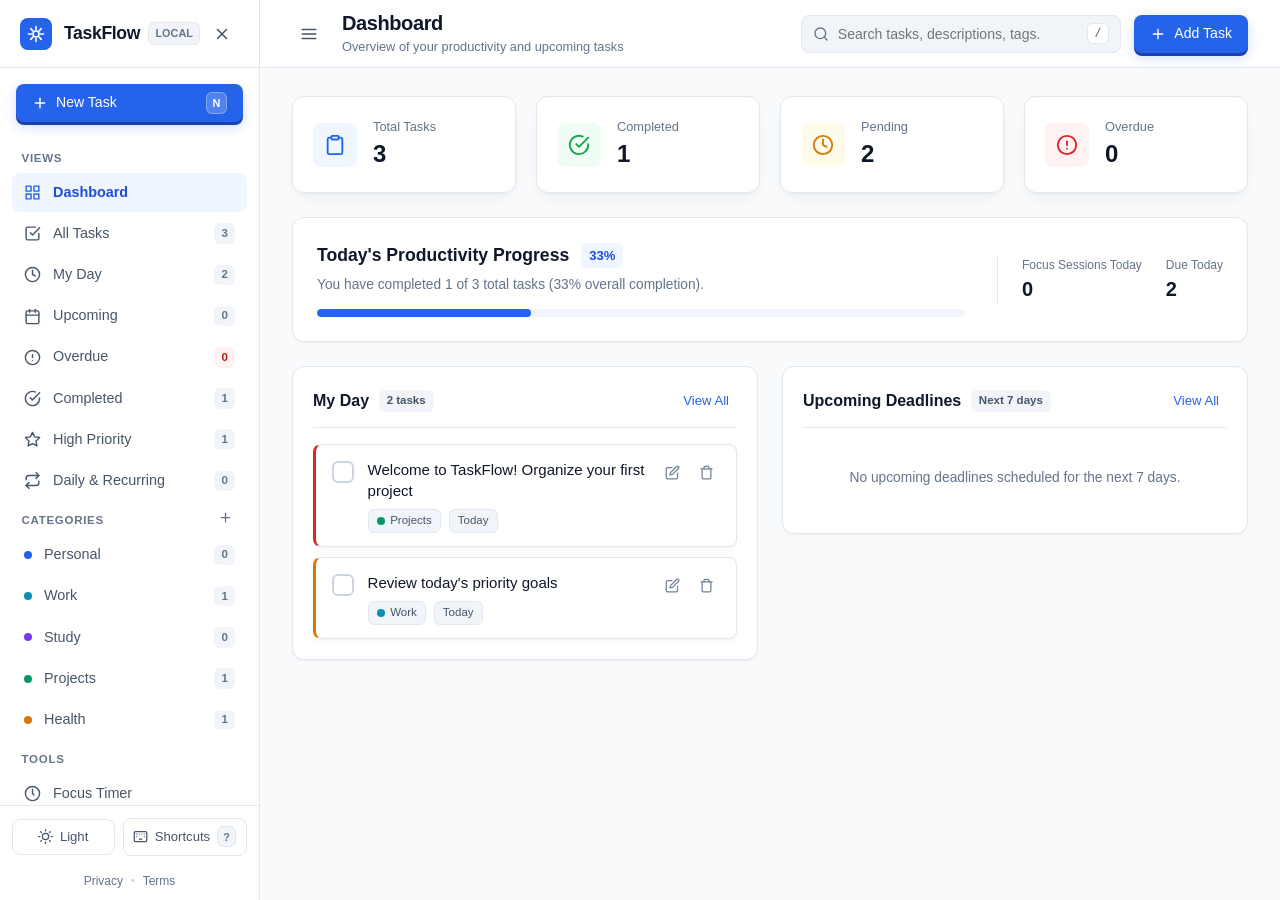
<file: index.html>
<!DOCTYPE html>
<html lang="en" data-theme="light">
<head>
  <meta charset="UTF-8">
  <meta name="viewport" content="width=device-width, initial-scale=1.0">
  <meta name="description" content="TaskFlow - Smart To-Do List & Productivity Dashboard. Fast, local, private, and distraction-free task management.">
  <title>TaskFlow: Smart Productivity & Tasks</title>
  <link rel="icon" type="image/svg+xml" href="favicon.svg">
  <link rel="stylesheet" href="styles.css">
  <script>
    // Prevent theme flash before CSS renders
    (function() {
      try {
        const savedTheme = localStorage.getItem('taskflow_theme');
        if (savedTheme === 'dark' || (!savedTheme && window.matchMedia('(prefers-color-scheme: dark)').matches)) {
          document.documentElement.setAttribute('data-theme', 'dark');
        } else {
          document.documentElement.setAttribute('data-theme', 'light');
        }
      } catch (e) {
        // Fallback to light theme if localStorage is restricted
      }
    })();
  </script>
</head>
<body>
  <!-- App Layout Container -->
  <div class="app-layout" id="appLayout">
    
    <!-- Mobile Sidebar Backdrop Overlay -->
    <div class="sidebar-overlay" id="sidebarOverlay" aria-hidden="true"></div>

    <!-- Sidebar Navigation -->
    <aside class="sidebar" id="sidebar" aria-label="Main Navigation">
      <div class="sidebar-header">
        <a href="#dashboard" class="brand-link" id="brandLink">
          <div class="brand-icon">
            <svg viewBox="0 0 24 24" fill="none" stroke="currentColor" stroke-width="2.2" stroke-linecap="round" stroke-linejoin="round" aria-hidden="true">
              <path d="M12 2v4M12 18v4M4.93 4.93l2.83 2.83M16.24 16.24l2.83 2.83M2 12h4M18 12h4M4.93 19.07l2.83-2.83M16.24 7.76l2.83-2.83"></path>
              <circle cx="12" cy="12" r="4"></circle>
            </svg>
          </div>
          <div class="brand-info">
            <span class="brand-name">TaskFlow</span>
            <span class="brand-badge">Local</span>
          </div>
        </a>
        <button class="icon-button mobile-close-btn" id="closeSidebarBtn" aria-label="Close navigation menu">
          <svg viewBox="0 0 24 24" fill="none" stroke="currentColor" stroke-width="2" stroke-linecap="round" stroke-linejoin="round" aria-hidden="true">
            <line x1="18" y1="6" x2="6" y2="18"></line>
            <line x1="6" y1="6" x2="18" y2="18"></line>
          </svg>
        </button>
      </div>

      <!-- Quick Action: New Task -->
      <div class="sidebar-action">
        <button class="btn btn-primary btn-block" id="sidebarNewTaskBtn" aria-label="Create new task (shortcut: N)">
          <svg viewBox="0 0 24 24" fill="none" stroke="currentColor" stroke-width="2.2" stroke-linecap="round" stroke-linejoin="round" aria-hidden="true">
            <line x1="12" y1="5" x2="12" y2="19"></line>
            <line x1="5" y1="12" x2="19" y2="12"></line>
          </svg>
          <span>New Task</span>
          <kbd class="shortcut-tag" title="Press N">N</kbd>
        </button>
      </div>

      <!-- Navigation Links -->
      <nav class="sidebar-nav">
        <div class="nav-section-title">Views</div>
        <ul class="nav-list" role="list">
          <li>
            <button class="nav-item active" data-view="dashboard" id="nav-dashboard">
              <svg viewBox="0 0 24 24" fill="none" stroke="currentColor" stroke-width="2" stroke-linecap="round" stroke-linejoin="round" aria-hidden="true">
                <rect x="3" y="3" width="7" height="7"></rect>
                <rect x="14" y="3" width="7" height="7"></rect>
                <rect x="14" y="14" width="7" height="7"></rect>
                <rect x="3" y="14" width="7" height="7"></rect>
              </svg>
              <span class="nav-label">Dashboard</span>
            </button>
          </li>
          <li>
            <button class="nav-item" data-view="all" id="nav-all">
              <svg viewBox="0 0 24 24" fill="none" stroke="currentColor" stroke-width="2" stroke-linecap="round" stroke-linejoin="round" aria-hidden="true">
                <path d="M9 11l3 3L22 4"></path>
                <path d="M21 12v7a2 2 0 01-2 2H5a2 2 0 01-2-2V5a2 2 0 012-2h11"></path>
              </svg>
              <span class="nav-label">All Tasks</span>
              <span class="nav-badge" id="badge-all">0</span>
            </button>
          </li>
          <li>
            <button class="nav-item" data-view="today" id="nav-today">
              <svg viewBox="0 0 24 24" fill="none" stroke="currentColor" stroke-width="2" stroke-linecap="round" stroke-linejoin="round" aria-hidden="true">
                <circle cx="12" cy="12" r="10"></circle>
                <polyline points="12 6 12 12 16 14"></polyline>
              </svg>
              <span class="nav-label">My Day</span>
              <span class="nav-badge" id="badge-today">0</span>
            </button>
          </li>
          <li>
            <button class="nav-item" data-view="upcoming" id="nav-upcoming">
              <svg viewBox="0 0 24 24" fill="none" stroke="currentColor" stroke-width="2" stroke-linecap="round" stroke-linejoin="round" aria-hidden="true">
                <rect x="3" y="4" width="18" height="18" rx="2" ry="2"></rect>
                <line x1="16" y1="2" x2="16" y2="6"></line>
                <line x1="8" y1="2" x2="8" y2="6"></line>
                <line x1="3" y1="10" x2="21" y2="10"></line>
              </svg>
              <span class="nav-label">Upcoming</span>
              <span class="nav-badge" id="badge-upcoming">0</span>
            </button>
          </li>
          <li>
            <button class="nav-item" data-view="overdue" id="nav-overdue">
              <svg viewBox="0 0 24 24" fill="none" stroke="currentColor" stroke-width="2" stroke-linecap="round" stroke-linejoin="round" aria-hidden="true">
                <circle cx="12" cy="12" r="10"></circle>
                <line x1="12" y1="8" x2="12" y2="12"></line>
                <line x1="12" y1="16" x2="12.01" y2="16"></line>
              </svg>
              <span class="nav-label">Overdue</span>
              <span class="nav-badge danger-badge" id="badge-overdue">0</span>
            </button>
          </li>
          <li>
            <button class="nav-item" data-view="completed" id="nav-completed">
              <svg viewBox="0 0 24 24" fill="none" stroke="currentColor" stroke-width="2" stroke-linecap="round" stroke-linejoin="round" aria-hidden="true">
                <path d="M22 11.08V12a10 10 0 1 1-5.93-9.14"></path>
                <polyline points="22 4 12 14.01 9 11.01"></polyline>
              </svg>
              <span class="nav-label">Completed</span>
              <span class="nav-badge" id="badge-completed">0</span>
            </button>
          </li>
          <li>
            <button class="nav-item" data-view="high-priority" id="nav-high-priority">
              <svg viewBox="0 0 24 24" fill="none" stroke="currentColor" stroke-width="2" stroke-linecap="round" stroke-linejoin="round" aria-hidden="true">
                <polygon points="12 2 15.09 8.26 22 9.27 17 14.14 18.18 21.02 12 17.77 5.82 21.02 7 14.14 2 9.27 8.91 8.26 12 2"></polygon>
              </svg>
              <span class="nav-label">High Priority</span>
              <span class="nav-badge" id="badge-high-priority">0</span>
            </button>
          </li>
          <li>
            <button class="nav-item" data-view="recurring" id="nav-recurring">
              <svg viewBox="0 0 24 24" fill="none" stroke="currentColor" stroke-width="2" stroke-linecap="round" stroke-linejoin="round" aria-hidden="true">
                <polyline points="17 1 21 5 17 9"></polyline>
                <path d="M3 11V9a4 4 0 014-4h14"></path>
                <polyline points="7 23 3 19 7 15"></polyline>
                <path d="M21 13v2a4 4 0 01-4 4H3"></path>
              </svg>
              <span class="nav-label">Daily & Recurring</span>
              <span class="nav-badge" id="badge-recurring">0</span>
            </button>
          </li>
        </ul>

        <!-- Categories Section -->
        <div class="nav-section-header">
          <span class="nav-section-title">Categories</span>
          <button class="icon-button-subtle" id="addCategoryBtn" title="Create Custom Category" aria-label="Add category">
            <svg viewBox="0 0 24 24" fill="none" stroke="currentColor" stroke-width="2" stroke-linecap="round" stroke-linejoin="round" aria-hidden="true">
              <line x1="12" y1="5" x2="12" y2="19"></line>
              <line x1="5" y1="12" x2="19" y2="12"></line>
            </svg>
          </button>
        </div>
        <ul class="nav-list category-nav-list" id="categoryNavList" role="list">
          <!-- Dynamically populated categories -->
        </ul>

        <!-- Productivity Tools Section -->
        <div class="nav-section-title">Tools</div>
        <ul class="nav-list" role="list">
          <li>
            <button class="nav-item" data-view="timer" id="nav-timer">
              <svg viewBox="0 0 24 24" fill="none" stroke="currentColor" stroke-width="2" stroke-linecap="round" stroke-linejoin="round" aria-hidden="true">
                <circle cx="12" cy="12" r="10"></circle>
                <polyline points="12 6 12 12 14 14"></polyline>
              </svg>
              <span class="nav-label">Focus Timer</span>
              <span class="timer-indicator-dot" id="sidebarTimerDot" title="Timer is active"></span>
            </button>
          </li>
          <li>
            <button class="nav-item" data-view="insights" id="nav-insights">
              <svg viewBox="0 0 24 24" fill="none" stroke="currentColor" stroke-width="2" stroke-linecap="round" stroke-linejoin="round" aria-hidden="true">
                <line x1="18" y1="20" x2="18" y2="10"></line>
                <line x1="12" y1="20" x2="12" y2="4"></line>
                <line x1="6" y1="20" x2="6" y2="14"></line>
              </svg>
              <span class="nav-label">Insights</span>
            </button>
          </li>
          <li>
            <button class="nav-item" data-view="settings" id="nav-settings">
              <svg viewBox="0 0 24 24" fill="none" stroke="currentColor" stroke-width="2" stroke-linecap="round" stroke-linejoin="round" aria-hidden="true">
                <circle cx="12" cy="12" r="3"></circle>
                <path d="M19.4 15a1.65 1.65 0 00.33 1.82l.06.06a2 2 0 010 2.83 2 2 0 01-2.83 0l-.06-.06a1.65 1.65 0 00-1.82-.33 1.65 1.65 0 00-1 1.51V21a2 2 0 01-2 2 2 2 0 01-2-2v-.09A1.65 1.65 0 009 19.4a1.65 1.65 0 00-1.82.33l-.06.06a2 2 0 01-2.83 0 2 2 0 010-2.83l.06-.06a1.65 1.65 0 00.33-1.82 1.65 1.65 0 00-1.51-1H3a2 2 0 01-2-2 2 2 0 012-2h.09A1.65 1.65 0 004.6 9a1.65 1.65 0 00-.33-1.82l-.06-.06a2 2 0 010-2.83 2 2 0 012.83 0l.06.06a1.65 1.65 0 001.82.33H9a1.65 1.65 0 001-1.51V3a2 2 0 012-2 2 2 0 012 2v.09a1.65 1.65 0 001 1.51 1.65 1.65 0 001.82-.33l.06-.06a2 2 0 012.83 0 2 2 0 010 2.83l-.06.06a1.65 1.65 0 00-.33 1.82V9a1.65 1.65 0 001.51 1H21a2 2 0 012 2 2 2 0 01-2 2h-.09a1.65 1.65 0 00-1.51 1z"></path>
              </svg>
              <span class="nav-label">Settings & Backup</span>
            </button>
          </li>
        </ul>
      </nav>

      <!-- Sidebar Footer -->
      <div class="sidebar-footer">
        <button class="footer-btn" id="themeToggleBtn" aria-label="Toggle light/dark theme">
          <span class="theme-icon light-icon" aria-hidden="true">
            <svg viewBox="0 0 24 24" fill="none" stroke="currentColor" stroke-width="2" stroke-linecap="round" stroke-linejoin="round">
              <circle cx="12" cy="12" r="5"></circle>
              <line x1="12" y1="1" x2="12" y2="3"></line>
              <line x1="12" y1="21" x2="12" y2="23"></line>
              <line x1="4.22" y1="4.22" x2="5.64" y2="5.64"></line>
              <line x1="18.36" y1="18.36" x2="19.78" y2="19.78"></line>
              <line x1="1" y1="12" x2="3" y2="12"></line>
              <line x1="21" y1="12" x2="23" y2="12"></line>
              <line x1="4.22" y1="19.78" x2="5.64" y2="18.36"></line>
              <line x1="18.36" y1="5.64" x2="19.78" y2="4.22"></line>
            </svg>
          </span>
          <span class="theme-icon dark-icon" aria-hidden="true">
            <svg viewBox="0 0 24 24" fill="none" stroke="currentColor" stroke-width="2" stroke-linecap="round" stroke-linejoin="round">
              <path d="M21 12.79A9 9 0 1 1 11.21 3 7 7 0 0 0 21 12.79z"></path>
            </svg>
          </span>
          <span class="footer-btn-text" id="themeToggleText">Theme</span>
        </button>

        <button class="footer-btn" id="shortcutsBtn" aria-label="Keyboard Shortcuts" title="Keyboard Shortcuts (?)">
          <svg viewBox="0 0 24 24" fill="none" stroke="currentColor" stroke-width="2" stroke-linecap="round" stroke-linejoin="round" aria-hidden="true">
            <rect x="2" y="4" width="20" height="16" rx="2" ry="2"></rect>
            <line x1="6" y1="8" x2="6" y2="8"></line>
            <line x1="10" y1="8" x2="10" y2="8"></line>
            <line x1="14" y1="8" x2="14" y2="8"></line>
            <line x1="18" y1="8" x2="18" y2="8"></line>
            <line x1="6" y1="12" x2="6" y2="12"></line>
            <line x1="18" y1="12" x2="18" y2="12"></line>
            <line x1="10" y1="16" x2="14" y2="16"></line>
          </svg>
          <span class="footer-btn-text">Shortcuts</span>
          <kbd class="shortcut-tag">?</kbd>
        </button>
      </div>

      <div class="sidebar-legal-bar">
        <a href="privacy.html" class="sidebar-legal-link">Privacy</a>
        <span class="sidebar-legal-sep" aria-hidden="true">•</span>
        <a href="terms.html" class="sidebar-legal-link">Terms</a>
      </div>
    </aside>

    <!-- Main Content Area -->
    <main class="main-content" id="mainContent">
      <!-- Top Application Header -->
      <header class="app-header">
        <div class="header-left">
          <button class="icon-button mobile-menu-btn" id="mobileMenuBtn" aria-label="Open navigation menu">
            <svg viewBox="0 0 24 24" fill="none" stroke="currentColor" stroke-width="2" stroke-linecap="round" stroke-linejoin="round" aria-hidden="true">
              <line x1="3" y1="12" x2="21" y2="12"></line>
              <line x1="3" y1="6" x2="21" y2="6"></line>
              <line x1="3" y1="18" x2="21" y2="18"></line>
            </svg>
          </button>
          <div class="header-titles">
            <h1 class="page-title" id="pageTitle">Dashboard</h1>
            <p class="page-subtitle" id="pageSubtitle">Overview of your productivity and upcoming tasks</p>
          </div>
        </div>

        <div class="header-right">
          <!-- Global Search Input -->
          <div class="search-box">
            <svg class="search-icon" viewBox="0 0 24 24" fill="none" stroke="currentColor" stroke-width="2" stroke-linecap="round" stroke-linejoin="round" aria-hidden="true">
              <circle cx="11" cy="11" r="8"></circle>
              <line x1="21" y1="21" x2="16.65" y2="16.65"></line>
            </svg>
            <input type="search" class="search-input" id="globalSearchInput" placeholder="Search tasks, descriptions, tags... (/)" aria-label="Search tasks">
            <kbd class="search-shortcut" id="searchShortcutKbd" title="Press / to search">/</kbd>
            <button class="search-clear-btn" id="searchClearBtn" aria-label="Clear search" style="display: none;">
              <svg viewBox="0 0 24 24" fill="none" stroke="currentColor" stroke-width="2" stroke-linecap="round" stroke-linejoin="round" aria-hidden="true">
                <line x1="18" y1="6" x2="6" y2="18"></line>
                <line x1="6" y1="6" x2="18" y2="18"></line>
              </svg>
            </button>
          </div>

          <!-- Quick Header Add Task -->
          <button class="btn btn-primary header-add-btn" id="headerNewTaskBtn" aria-label="Add new task">
            <svg viewBox="0 0 24 24" fill="none" stroke="currentColor" stroke-width="2" stroke-linecap="round" stroke-linejoin="round" aria-hidden="true">
              <line x1="12" y1="5" x2="12" y2="19"></line>
              <line x1="5" y1="12" x2="19" y2="12"></line>
            </svg>
            <span>Add Task</span>
          </button>
        </div>
      </header>

      <!-- Content Views Wrapper -->
      <div class="content-body">
        
        <!-- ========================================== -->
        <!-- VIEW 1: DASHBOARD VIEW                    -->
        <!-- ========================================== -->
        <section class="view-panel active" id="view-dashboard" aria-labelledby="pageTitle">
          <!-- Stats Summary Grid -->
          <div class="stats-grid">
            <div class="stat-card" id="statCardTotal" role="button" tabindex="0" title="Click to view all tasks" aria-label="View all tasks">
              <div class="stat-icon-wrapper blue">
                <svg viewBox="0 0 24 24" fill="none" stroke="currentColor" stroke-width="2" stroke-linecap="round" stroke-linejoin="round" aria-hidden="true">
                  <path d="M16 4h2a2 2 0 012 2v14a2 2 0 01-2 2H6a2 2 0 01-2-2V6a2 2 0 012-2h2"></path>
                  <rect x="8" y="2" width="8" height="4" rx="1" ry="1"></rect>
                </svg>
              </div>
              <div class="stat-content">
                <span class="stat-label">Total Tasks</span>
                <span class="stat-value" id="dashTotalTasks">0</span>
              </div>
            </div>

            <div class="stat-card" id="statCardCompleted" role="button" tabindex="0" title="Click to view completed tasks" aria-label="View completed tasks">
              <div class="stat-icon-wrapper green">
                <svg viewBox="0 0 24 24" fill="none" stroke="currentColor" stroke-width="2" stroke-linecap="round" stroke-linejoin="round" aria-hidden="true">
                  <path d="M22 11.08V12a10 10 0 11-5.93-9.14"></path>
                  <polyline points="22 4 12 14.01 9 11.01"></polyline>
                </svg>
              </div>
              <div class="stat-content">
                <span class="stat-label">Completed</span>
                <span class="stat-value" id="dashCompletedTasks">0</span>
              </div>
            </div>

            <div class="stat-card" id="statCardPending" role="button" tabindex="0" title="Click to view pending tasks" aria-label="View pending tasks">
              <div class="stat-icon-wrapper amber">
                <svg viewBox="0 0 24 24" fill="none" stroke="currentColor" stroke-width="2" stroke-linecap="round" stroke-linejoin="round" aria-hidden="true">
                  <circle cx="12" cy="12" r="10"></circle>
                  <polyline points="12 6 12 12 16 14"></polyline>
                </svg>
              </div>
              <div class="stat-content">
                <span class="stat-label">Pending</span>
                <span class="stat-value" id="dashPendingTasks">0</span>
              </div>
            </div>

            <div class="stat-card" id="statCardOverdue" role="button" tabindex="0" title="Click to view overdue tasks" aria-label="View overdue tasks">
              <div class="stat-icon-wrapper red">
                <svg viewBox="0 0 24 24" fill="none" stroke="currentColor" stroke-width="2" stroke-linecap="round" stroke-linejoin="round" aria-hidden="true">
                  <circle cx="12" cy="12" r="10"></circle>
                  <line x1="12" y1="8" x2="12" y2="12"></line>
                  <line x1="12" y1="16" x2="12.01" y2="16"></line>
                </svg>
              </div>
              <div class="stat-content">
                <span class="stat-label">Overdue</span>
                <span class="stat-value" id="dashOverdueTasks">0</span>
              </div>
            </div>
          </div>

          <!-- Productivity Summary Banner -->
          <div class="dashboard-banner">
            <div class="banner-info">
              <div class="banner-title-row">
                <h2 class="banner-title">Today's Productivity Progress</h2>
                <span class="progress-percentage-badge" id="dashCompletionRate">0%</span>
              </div>
              <p class="banner-subtitle" id="dashProductivitySummary">You have completed 0 of 0 tasks scheduled for today.</p>
              <!-- Visual Progress Bar -->
              <div class="progress-track" role="progressbar" aria-valuenow="0" aria-valuemin="0" aria-valuemax="100" id="dashProgressBar" aria-label="Task completion progress">
                <div class="progress-fill" id="dashProgressFill" style="width: 0%;"></div>
              </div>
            </div>
            <div class="banner-meta">
              <div class="meta-item">
                <span class="meta-label">Focus Sessions Today</span>
                <span class="meta-value" id="dashFocusSessionsCount">0</span>
              </div>
              <div class="meta-item">
                <span class="meta-label">Due Today</span>
                <span class="meta-value" id="dashDueTodayCount">0</span>
              </div>
            </div>
          </div>

          <!-- Dashboard Two-Column Layout -->
          <div class="dashboard-sections">
            <!-- Left: Today's Tasks & Urgent -->
            <div class="dashboard-column">
              <div class="card-panel">
                <div class="card-panel-header">
                  <div class="card-panel-title-group">
                    <h3 class="card-panel-title">My Day</h3>
                    <span class="badge-pill" id="dashMyDayCount">0 tasks</span>
                  </div>
                  <button class="text-button" id="dashGoToMyDayBtn">View All</button>
                </div>
                <div class="dash-task-list" id="dashTodayTasksList">
                  <!-- Dynamically populated or empty state -->
                </div>
              </div>
            </div>

            <!-- Right: Upcoming Deadlines & Recent -->
            <div class="dashboard-column">
              <div class="card-panel">
                <div class="card-panel-header">
                  <div class="card-panel-title-group">
                    <h3 class="card-panel-title">Upcoming Deadlines</h3>
                    <span class="badge-pill" id="dashUpcomingCount">Next 7 days</span>
                  </div>
                  <button class="text-button" id="dashGoToUpcomingBtn">View All</button>
                </div>
                <div class="dash-task-list" id="dashUpcomingTasksList">
                  <!-- Dynamically populated or empty state -->
                </div>
              </div>
            </div>
          </div>
        </section>


        <!-- ========================================== -->
        <!-- VIEW 2: TASK LIST VIEW (Unified)          -->
        <!-- ========================================== -->
        <section class="view-panel" id="view-tasks" aria-labelledby="pageTitle">
          <!-- Toolbar: Filters, Sorting, Actions -->
          <div class="tasks-toolbar">
            <div class="toolbar-left">
              <!-- Priority Filter -->
              <div class="select-wrapper">
                <label for="filterPriority" class="sr-only">Filter by Priority</label>
                <select id="filterPriority" class="form-select filter-select" aria-label="Filter by priority">
                  <option value="all">All Priorities</option>
                  <option value="high">High Priority</option>
                  <option value="medium">Medium Priority</option>
                  <option value="low">Low Priority</option>
                </select>
              </div>

              <!-- Category Filter -->
              <div class="select-wrapper">
                <label for="filterCategory" class="sr-only">Filter by Category</label>
                <select id="filterCategory" class="form-select filter-select" aria-label="Filter by category">
                  <option value="all">All Categories</option>
                  <!-- Populated from categories list -->
                </select>
              </div>

              <!-- Sort By Dropdown -->
              <div class="select-wrapper">
                <label for="sortTasksBy" class="sr-only">Sort Tasks</label>
                <select id="sortTasksBy" class="form-select filter-select" aria-label="Sort tasks by">
                  <option value="due-asc">Due Date (Earliest First)</option>
                  <option value="due-desc">Due Date (Latest First)</option>
                  <option value="priority-desc">Priority (High to Low)</option>
                  <option value="created-desc">Created (Newest First)</option>
                  <option value="created-asc">Created (Oldest First)</option>
                  <option value="title-asc">Title (A - Z)</option>
                </select>
              </div>
            </div>

            <div class="toolbar-right">
              <!-- Active Filters Clear Indicator -->
              <button class="btn btn-ghost" id="resetFiltersBtn" style="display: none;" aria-label="Reset all active filters">
                <svg viewBox="0 0 24 24" fill="none" stroke="currentColor" stroke-width="2" stroke-linecap="round" stroke-linejoin="round" aria-hidden="true">
                  <path d="M3 12a9 9 0 109-9 9.75 9.75 0 00-6.74 2.74L3 8"></path>
                  <path d="M3 3v5h5"></path>
                </svg>
                <span>Reset Filters</span>
              </button>

              <!-- Batch Action: Clear Completed -->
              <button class="btn btn-ghost text-danger" id="clearCompletedBtn" aria-label="Clear all completed tasks">
                <svg viewBox="0 0 24 24" fill="none" stroke="currentColor" stroke-width="2" stroke-linecap="round" stroke-linejoin="round" aria-hidden="true">
                  <polyline points="3 6 5 6 21 6"></polyline>
                  <path d="M19 6v14a2 2 0 01-2 2H7a2 2 0 01-2-2V6m3 0V4a2 2 0 012-2h4a2 2 0 012 2v2"></path>
                </svg>
                <span>Clear Completed</span>
              </button>
            </div>
          </div>

          <!-- Active Filter Status Indicator (when searching or filtered) -->
          <div class="filter-status-banner" id="filterStatusBanner" style="display: none;">
            <span id="filterStatusText">Showing filtered results</span>
            <button class="icon-button-subtle" id="dismissFilterBannerBtn" aria-label="Dismiss filtered view">
              <svg viewBox="0 0 24 24" fill="none" stroke="currentColor" stroke-width="2" stroke-linecap="round" stroke-linejoin="round" aria-hidden="true">
                <line x1="18" y1="6" x2="6" y2="18"></line>
                <line x1="6" y1="6" x2="18" y2="18"></line>
              </svg>
            </button>
          </div>

          <!-- Tasks Container -->
          <div class="tasks-container">
            <ul class="task-list" id="taskList" role="list">
              <!-- Dynamically populated task cards -->
            </ul>

            <!-- Unified Empty State -->
            <div class="empty-state" id="tasksEmptyState" style="display: none;">
              <div class="empty-state-icon">
                <svg viewBox="0 0 24 24" fill="none" stroke="currentColor" stroke-width="1.6" stroke-linecap="round" stroke-linejoin="round" aria-hidden="true">
                  <path d="M9 11l3 3L22 4"></path>
                  <path d="M21 12v7a2 2 0 01-2 2H5a2 2 0 01-2-2V5a2 2 0 012-2h11"></path>
                </svg>
              </div>
              <h3 class="empty-state-title" id="emptyStateTitle">No tasks found</h3>
              <p class="empty-state-description" id="emptyStateDesc">Stay productive! Add a new task to organize your day.</p>
              <button class="btn btn-primary" id="emptyStateActionBtn">Create New Task</button>
            </div>
          </div>
        </section>


        <!-- ========================================== -->
        <!-- VIEW 3: POMODORO FOCUS TIMER              -->
        <!-- ========================================== -->
        <section class="view-panel" id="view-timer" aria-labelledby="pageTitle">
          <div class="timer-view-wrapper">
            <!-- Mode Switch Tabs -->
            <div class="timer-mode-tabs" role="tablist" aria-label="Timer modes">
              <button class="timer-tab active" role="tab" aria-selected="true" data-mode="focus" id="tabFocus">
                Focus (25m)
              </button>
              <button class="timer-tab" role="tab" aria-selected="false" data-mode="short-break" id="tabShortBreak">
                Short Break (5m)
              </button>
              <button class="timer-tab" role="tab" aria-selected="false" data-mode="long-break" id="tabLongBreak">
                Long Break (15m)
              </button>
            </div>

            <!-- Focus Session Task Linker -->
            <div class="timer-task-selector">
              <label for="timerTaskSelect" class="timer-task-label">Associate with a Task (Optional):</label>
              <select id="timerTaskSelect" class="form-select timer-select" aria-label="Select task to focus on">
                <option value="">-- No specific task --</option>
                <!-- Populated with pending tasks -->
              </select>
            </div>

            <!-- Big Circular Countdown Clock -->
            <div class="timer-clock-container" id="timerClockContainer" role="button" tabindex="0" title="Click to start or pause timer">
              <svg class="timer-progress-ring" viewBox="0 0 280 280" aria-hidden="true">
                <circle class="timer-ring-bg" cx="140" cy="140" r="124"></circle>
                <circle class="timer-ring-progress" id="timerProgressRing" cx="140" cy="140" r="124"></circle>
              </svg>
              <div class="timer-display-content">
                <div class="timer-digits" id="timerDisplay" aria-live="polite">25:00</div>
                <div class="timer-status-label" id="timerStatusLabel">Ready to Focus</div>
                <div class="timer-active-task-name" id="timerActiveTaskName"></div>
              </div>
            </div>

            <!-- Timer Action Buttons -->
            <div class="timer-actions">
              <button class="btn btn-secondary" id="timerResetBtn" aria-label="Reset Timer">
                <svg viewBox="0 0 24 24" fill="none" stroke="currentColor" stroke-width="2" stroke-linecap="round" stroke-linejoin="round" aria-hidden="true">
                  <polyline points="1 4 1 10 7 10"></polyline>
                  <path d="M3.51 15a9 9 0 102.13-9.36L1 10"></path>
                </svg>
                <span>Reset</span>
              </button>

              <button class="btn btn-primary btn-large" id="timerToggleBtn" aria-label="Start or Pause Timer">
                <svg id="timerPlayIcon" viewBox="0 0 24 24" fill="currentColor" stroke="none" aria-hidden="true">
                  <polygon points="5 3 19 12 5 21 5 3"></polygon>
                </svg>
                <svg id="timerPauseIcon" style="display: none;" viewBox="0 0 24 24" fill="currentColor" stroke="none" aria-hidden="true">
                  <rect x="6" y="4" width="4" height="16"></rect>
                  <rect x="14" y="4" width="4" height="16"></rect>
                </svg>
                <span id="timerToggleText">Start Session</span>
              </button>

              <button class="btn btn-ghost" id="timerSoundToggleBtn" aria-label="Toggle Sound Alert" title="Sound alerts on completion">
                <svg id="soundOnIcon" viewBox="0 0 24 24" fill="none" stroke="currentColor" stroke-width="2" stroke-linecap="round" stroke-linejoin="round" aria-hidden="true">
                  <polygon points="11 5 6 9 2 9 2 15 6 15 11 19 11 5"></polygon>
                  <path d="M19.07 4.93a10 10 0 010 14.14M15.54 8.46a5 5 0 010 7.07"></path>
                </svg>
                <svg id="soundOffIcon" style="display: none;" viewBox="0 0 24 24" fill="none" stroke="currentColor" stroke-width="2" stroke-linecap="round" stroke-linejoin="round" aria-hidden="true">
                  <polygon points="11 5 6 9 2 9 2 15 6 15 11 19 11 5"></polygon>
                  <line x1="23" y1="9" x2="17" y2="15"></line>
                  <line x1="17" y1="9" x2="23" y2="15"></line>
                </svg>
                <span id="soundStatusText">Chime On</span>
              </button>
            </div>

            <!-- Timer Analytics Stats -->
            <div class="timer-stats-card">
              <div class="timer-stat-row">
                <div class="timer-stat-col">
                  <span class="timer-stat-num" id="timerTodaySessions">0</span>
                  <span class="timer-stat-title">Sessions Today</span>
                </div>
                <div class="timer-stat-divider"></div>
                <div class="timer-stat-col">
                  <span class="timer-stat-num" id="timerTodayMinutes">0m</span>
                  <span class="timer-stat-title">Focus Time Today</span>
                </div>
                <div class="timer-stat-divider"></div>
                <div class="timer-stat-col">
                  <span class="timer-stat-num" id="timerTotalSessions">0</span>
                  <span class="timer-stat-title">All-Time Sessions</span>
                </div>
              </div>
            </div>

            <div class="timer-disclaimer">
              <svg viewBox="0 0 24 24" fill="none" stroke="currentColor" stroke-width="2" stroke-linecap="round" stroke-linejoin="round" aria-hidden="true">
                <circle cx="12" cy="12" r="10"></circle>
                <line x1="12" y1="16" x2="12" y2="12"></line>
                <line x1="12" y1="8" x2="12.01" y2="8"></line>
              </svg>
              <span>The timer uses system timestamps to track time reliably even if you switch tabs or minimize your browser. Audio chimes play while the tab is open.</span>
            </div>
          </div>
        </section>


        <!-- ========================================== -->
        <!-- VIEW 4: PRODUCTIVITY INSIGHTS             -->
        <!-- ========================================== -->
        <section class="view-panel" id="view-insights" aria-labelledby="pageTitle">
          <div class="insights-wrapper">
            <!-- 4-Card Summary -->
            <div class="stats-grid">
              <div class="stat-card">
                <div class="stat-icon-wrapper green">
                  <svg viewBox="0 0 24 24" fill="none" stroke="currentColor" stroke-width="2" stroke-linecap="round" stroke-linejoin="round" aria-hidden="true">
                    <polyline points="20 6 9 17 4 12"></polyline>
                  </svg>
                </div>
                <div class="stat-content">
                  <span class="stat-label">Completed Today</span>
                  <span class="stat-value" id="insightsCompletedToday">0</span>
                </div>
              </div>

              <div class="stat-card">
                <div class="stat-icon-wrapper blue">
                  <svg viewBox="0 0 24 24" fill="none" stroke="currentColor" stroke-width="2" stroke-linecap="round" stroke-linejoin="round" aria-hidden="true">
                    <rect x="3" y="4" width="18" height="18" rx="2" ry="2"></rect>
                    <line x1="16" y1="2" x2="16" y2="6"></line>
                    <line x1="8" y1="2" x2="8" y2="6"></line>
                    <line x1="3" y1="10" x2="21" y2="10"></line>
                  </svg>
                </div>
                <div class="stat-content">
                  <span class="stat-label">Completed This Week</span>
                  <span class="stat-value" id="insightsCompletedWeek">0</span>
                </div>
              </div>

              <div class="stat-card">
                <div class="stat-icon-wrapper amber">
                  <svg viewBox="0 0 24 24" fill="none" stroke="currentColor" stroke-width="2" stroke-linecap="round" stroke-linejoin="round" aria-hidden="true">
                    <circle cx="12" cy="12" r="10"></circle>
                    <path d="M12 6v6l4 2"></path>
                  </svg>
                </div>
                <div class="stat-content">
                  <span class="stat-label">Completion Rate</span>
                  <span class="stat-value" id="insightsRate">0%</span>
                </div>
              </div>

              <div class="stat-card">
                <div class="stat-icon-wrapper red">
                  <svg viewBox="0 0 24 24" fill="none" stroke="currentColor" stroke-width="2" stroke-linecap="round" stroke-linejoin="round" aria-hidden="true">
                    <circle cx="12" cy="12" r="10"></circle>
                    <polygon points="12 6 12 12 16 14"></polygon>
                  </svg>
                </div>
                <div class="stat-content">
                  <span class="stat-label">Focus Sessions Done</span>
                  <span class="stat-value" id="insightsFocusDone">0</span>
                </div>
              </div>
            </div>

            <!-- 7-Day Completion Bar Chart -->
            <div class="card-panel">
              <div class="card-panel-header">
                <div>
                  <h3 class="card-panel-title">7-Day Task Completion History</h3>
                  <p class="card-panel-subtitle">Calculated directly from real completed tasks in your storage</p>
                </div>
              </div>
              <div class="chart-container" id="completionChartContainer">
                <div class="chart-bars" id="completionChartBars">
                  <!-- Dynamically rendered 7-day bars -->
                </div>
              </div>
            </div>

            <!-- Two Breakdown Panels -->
            <div class="dashboard-sections">
              <!-- Tasks by Priority -->
              <div class="dashboard-column">
                <div class="card-panel">
                  <div class="card-panel-header">
                    <h3 class="card-panel-title">Distribution by Priority</h3>
                  </div>
                  <div class="breakdown-list" id="priorityBreakdownList">
                    <!-- Populated dynamically -->
                  </div>
                </div>
              </div>

              <!-- Tasks by Category -->
              <div class="dashboard-column">
                <div class="card-panel">
                  <div class="card-panel-header">
                    <h3 class="card-panel-title">Distribution by Category</h3>
                  </div>
                  <div class="breakdown-list" id="categoryBreakdownList">
                    <!-- Populated dynamically -->
                  </div>
                </div>
              </div>
            </div>
          </div>
        </section>


        <!-- ========================================== -->
        <!-- VIEW 5: SETTINGS & DATA BACKUP            -->
        <!-- ========================================== -->
        <section class="view-panel" id="view-settings" aria-labelledby="pageTitle">
          <div class="settings-wrapper">
            
            <!-- Backup & Restore -->
            <div class="card-panel">
              <div class="card-panel-header">
                <div>
                  <h3 class="card-panel-title">Data Backup & Restore</h3>
                  <p class="card-panel-subtitle">Manage your local data. Everything is stored privately inside your browser.</p>
                </div>
              </div>
              
              <div class="settings-item-row">
                <div class="settings-item-info">
                  <h4 class="settings-item-title">Export Local Backup</h4>
                  <p class="settings-item-desc">Download a complete JSON file containing all your tasks, categories, and focus timer statistics.</p>
                </div>
                <button class="btn btn-secondary" id="exportDataBtn">
                  <svg viewBox="0 0 24 24" fill="none" stroke="currentColor" stroke-width="2" stroke-linecap="round" stroke-linejoin="round" aria-hidden="true">
                    <path d="M21 15v4a2 2 0 01-2 2H5a2 2 0 01-2-2v-4"></path>
                    <polyline points="7 10 12 15 17 10"></polyline>
                    <line x1="12" y1="15" x2="12" y2="3"></line>
                  </svg>
                  <span>Export JSON</span>
                </button>
              </div>

              <div class="settings-item-row">
                <div class="settings-item-info">
                  <h4 class="settings-item-title">Import Backup</h4>
                  <p class="settings-item-desc">Restore your data from a previously exported TaskFlow JSON file. Safe schema validation prevents corrupted data.</p>
                </div>
                <div>
                  <input type="file" id="importFileInput" accept=".json,application/json" style="display: none;" aria-label="Select JSON file to import">
                  <button class="btn btn-secondary" id="importDataBtn">
                    <svg viewBox="0 0 24 24" fill="none" stroke="currentColor" stroke-width="2" stroke-linecap="round" stroke-linejoin="round" aria-hidden="true">
                      <path d="M21 15v4a2 2 0 01-2 2H5a2 2 0 01-2-2v-4"></path>
                      <polyline points="17 8 12 3 7 8"></polyline>
                      <line x1="12" y1="3" x2="12" y2="15"></line>
                    </svg>
                    <span>Import JSON</span>
                  </button>
                </div>
              </div>

              <div class="settings-item-row danger-row">
                <div class="settings-item-info">
                  <h4 class="settings-item-title text-danger">Reset All Application Data</h4>
                  <p class="settings-item-desc">Permanently wipe all tasks, custom categories, and timer statistics, reverting to fresh defaults.</p>
                </div>
                <button class="btn btn-danger-outline" id="resetAppBtn">
                  <svg viewBox="0 0 24 24" fill="none" stroke="currentColor" stroke-width="2" stroke-linecap="round" stroke-linejoin="round" aria-hidden="true">
                    <path d="M3 6h18M19 6v14a2 2 0 01-2 2H7a2 2 0 01-2-2V6m3 0V4a2 2 0 012-2h4a2 2 0 012 2v2"></path>
                  </svg>
                  <span>Reset Application</span>
                </button>
              </div>
            </div>

            <!-- Storage Notice -->
            <div class="card-panel">
              <div class="card-panel-header">
                <div>
                  <h3 class="card-panel-title">Privacy & Storage Notice</h3>
                  <p class="card-panel-subtitle">Transparent facts about your task data</p>
                </div>
              </div>
              <div class="notice-box">
                <div class="notice-icon">
                  <svg viewBox="0 0 24 24" fill="none" stroke="currentColor" stroke-width="2" stroke-linecap="round" stroke-linejoin="round" aria-hidden="true">
                    <rect x="3" y="11" width="18" height="11" rx="2" ry="2"></rect>
                    <path d="M7 11V7a5 5 0 0110 0v4"></path>
                  </svg>
                </div>
                <div class="notice-text">
                  <p><strong>100% Client-Side & Private:</strong> TaskFlow runs completely on your machine. No accounts, no backend databases, no analytics trackers, and no external AI services are used.</p>
                  <p><strong>Browser-Specific:</strong> Data is saved in this browser's <code>localStorage</code> sandbox. It does not automatically sync across separate browsers, incognito windows, or other devices. To transfer your tasks to another device, use the <strong>Export JSON</strong> feature above.</p>
                </div>
              </div>
            </div>

            <!-- Legal & Compliance Documentation -->
            <div class="card-panel">
              <div class="card-panel-header">
                <div>
                  <h3 class="card-panel-title">Legal & Compliance</h3>
                  <p class="card-panel-subtitle">Transparent legal documentation and terms</p>
                </div>
              </div>
              <div class="settings-item-row">
                <div class="settings-item-info">
                  <h4 class="settings-item-title">Privacy Policy</h4>
                  <p class="settings-item-desc">Read our commitment to zero-tracking and local storage isolation.</p>
                </div>
                <a href="privacy.html" class="btn btn-secondary btn-sm" target="_blank" rel="noopener">
                  <span>View Privacy Policy</span>
                  <svg viewBox="0 0 24 24" fill="none" stroke="currentColor" stroke-width="2" stroke-linecap="round" stroke-linejoin="round" style="width: 14px; height: 14px;">
                    <path d="M18 13v6a2 2 0 01-2 2H5a2 2 0 01-2-2V8a2 2 0 012-2h6"></path>
                    <polyline points="15 3 21 3 21 9"></polyline>
                    <line x1="10" y1="14" x2="21" y2="3"></line>
                  </svg>
                </a>
              </div>
              <div class="settings-item-row">
                <div class="settings-item-info">
                  <h4 class="settings-item-title">Terms and Conditions</h4>
                  <p class="settings-item-desc">Review usage terms, disclaimer of warranties, and local data guidelines.</p>
                </div>
                <a href="terms.html" class="btn btn-secondary btn-sm" target="_blank" rel="noopener">
                  <span>View Terms</span>
                  <svg viewBox="0 0 24 24" fill="none" stroke="currentColor" stroke-width="2" stroke-linecap="round" stroke-linejoin="round" style="width: 14px; height: 14px;">
                    <path d="M18 13v6a2 2 0 01-2 2H5a2 2 0 01-2-2V8a2 2 0 012-2h6"></path>
                    <polyline points="15 3 21 3 21 9"></polyline>
                    <line x1="10" y1="14" x2="21" y2="3"></line>
                  </svg>
                </a>
              </div>
            </div>

            <!-- Categories Management Panel -->
            <div class="card-panel">
              <div class="card-panel-header">
                <div>
                  <h3 class="card-panel-title">Manage Categories</h3>
                  <p class="card-panel-subtitle">Custom labels to group and organize your workflow</p>
                </div>
                <button class="btn btn-secondary btn-sm" id="settingsAddCategoryBtn">Add Category</button>
              </div>
              <div class="categories-manage-list" id="settingsCategoriesList">
                <!-- Dynamically populated categories -->
              </div>
            </div>

          </div>
        </section>

      </div>
    </main>
  </div>

  <!-- ========================================== -->
  <!-- MODAL: ADD / EDIT TASK                     -->
  <!-- ========================================== -->
  <div class="modal-backdrop" id="taskModalBackdrop" aria-hidden="true">
    <div class="modal-dialog" role="dialog" aria-modal="true" aria-labelledby="taskModalTitle">
      <div class="modal-header">
        <h2 class="modal-title" id="taskModalTitle">Create New Task</h2>
        <button class="icon-button" id="closeTaskModalBtn" aria-label="Close dialog">
          <svg viewBox="0 0 24 24" fill="none" stroke="currentColor" stroke-width="2" stroke-linecap="round" stroke-linejoin="round" aria-hidden="true">
            <line x1="18" y1="6" x2="6" y2="18"></line>
            <line x1="6" y1="6" x2="18" y2="18"></line>
          </svg>
        </button>
      </div>

      <form id="taskForm" class="modal-form" novalidate>
        <input type="hidden" id="taskIdInput">

        <!-- Task Title (Required) -->
        <div class="form-group">
          <label for="taskTitleInput" class="form-label">
            Task Title <span class="required-mark" aria-hidden="true">*</span>
          </label>
          <input type="text" id="taskTitleInput" class="form-input" placeholder="e.g., Finalize quarterly project proposal" required maxlength="120" autocomplete="off">
          <div class="form-error-msg" id="taskTitleError" role="alert"></div>
        </div>

        <!-- Task Description (Optional) -->
        <div class="form-group">
          <label for="taskDescInput" class="form-label">Description (Optional)</label>
          <textarea id="taskDescInput" class="form-textarea" rows="3" placeholder="Add details, notes, links or action items..." maxlength="1000"></textarea>
        </div>

        <!-- Two Columns: Priority & Category -->
        <div class="form-row">
          <div class="form-group">
            <label for="taskPriorityInput" class="form-label">Priority</label>
            <select id="taskPriorityInput" class="form-select">
              <option value="low">Low Priority</option>
              <option value="medium" selected>Medium Priority</option>
              <option value="high">High Priority</option>
            </select>
          </div>

          <div class="form-group">
            <label for="taskCategoryInput" class="form-label">Category</label>
            <select id="taskCategoryInput" class="form-select">
              <!-- Dynamically populated -->
            </select>
          </div>
        </div>

        <!-- Two Columns: Due Date & Due Time -->
        <div class="form-row">
          <div class="form-group">
            <label for="taskDueDateInput" class="form-label">Due Date</label>
            <input type="date" id="taskDueDateInput" class="form-input">
          </div>

          <div class="form-group">
            <label for="taskDueTimeInput" class="form-label">Due Time (Optional)</label>
            <input type="time" id="taskDueTimeInput" class="form-input">
          </div>
        </div>

        <!-- Tags Input -->
        <div class="form-group">
          <label for="taskTagsInput" class="form-label">Tags (Optional)</label>
          <input type="text" id="taskTagsInput" class="form-input" placeholder="e.g., urgent, client, sprint-1 (comma separated)">
          <span class="form-hint">Separate multiple tags with commas</span>
        </div>

        <!-- Daily Recurrence & Topic Reminder -->
        <div class="form-row">
          <div class="form-group">
            <label for="taskRecurrenceInput" class="form-label">Repeat Schedule / Topic</label>
            <select id="taskRecurrenceInput" class="form-select">
              <option value="none">Does not repeat</option>
              <option value="daily">Repeats Daily (Every Day)</option>
              <option value="weekdays">Weekdays (Mon - Fri)</option>
              <option value="weekly">Repeats Weekly</option>
            </select>
          </div>

          <div class="form-group" id="dailyReminderTimeGroup" style="display: none;">
            <label for="taskDailyReminderTimeInput" class="form-label">Daily Reminder Time</label>
            <input type="time" id="taskDailyReminderTimeInput" class="form-input" value="09:00">
            <span class="form-hint">Sends daily alert for this topic</span>
          </div>
        </div>

        <!-- Optional Reminder -->
        <div class="form-group reminder-group">
          <div class="checkbox-label-wrapper">
            <input type="checkbox" id="taskHasReminder" class="custom-checkbox">
            <label for="taskHasReminder" class="form-label-inline">Set In-App Reminder</label>
          </div>
          <div class="reminder-inputs-row" id="reminderInputsContainer" style="display: none;">
            <input type="datetime-local" id="taskReminderInput" class="form-input" aria-label="Reminder date and time">
            <span class="form-hint">Reminder triggers as an in-app alert when this website is open.</span>
          </div>
        </div>

        <!-- Modal Actions -->
        <div class="modal-footer">
          <button type="button" class="btn btn-secondary" id="cancelTaskModalBtn">Cancel</button>
          <button type="submit" class="btn btn-primary" id="saveTaskSubmitBtn">
            <span>Save Task</span>
          </button>
        </div>
      </form>
    </div>
  </div>


  <!-- ========================================== -->
  <!-- MODAL: TASK DETAIL VIEW                    -->
  <!-- ========================================== -->
  <div class="modal-backdrop" id="detailModalBackdrop" aria-hidden="true">
    <div class="modal-dialog modal-dialog-wide" role="dialog" aria-modal="true" aria-labelledby="detailModalTitle">
      <div class="modal-header">
        <div class="detail-header-tags">
          <span class="badge priority-badge" id="detailPriorityBadge">Medium</span>
          <span class="badge category-badge" id="detailCategoryBadge">Work</span>
          <span class="badge status-badge" id="detailStatusBadge">Pending</span>
        </div>
        <button class="icon-button" id="closeDetailModalBtn" aria-label="Close task details">
          <svg viewBox="0 0 24 24" fill="none" stroke="currentColor" stroke-width="2" stroke-linecap="round" stroke-linejoin="round" aria-hidden="true">
            <line x1="18" y1="6" x2="6" y2="18"></line>
            <line x1="6" y1="6" x2="18" y2="18"></line>
          </svg>
        </button>
      </div>

      <div class="modal-body detail-body">
        <h2 class="detail-title" id="detailModalTitle">Task Title</h2>
        
        <div class="detail-desc-box" id="detailDescBox">
          <p class="detail-desc-text" id="detailModalDesc">No description provided.</p>
        </div>

        <!-- Meta Grid -->
        <div class="detail-meta-grid">
          <div class="detail-meta-item">
            <span class="detail-meta-label">Due Date</span>
            <span class="detail-meta-value" id="detailDueDateValue">None</span>
          </div>
          <div class="detail-meta-item">
            <span class="detail-meta-label">Reminder</span>
            <span class="detail-meta-value" id="detailReminderValue">None</span>
          </div>
          <div class="detail-meta-item">
            <span class="detail-meta-label">Schedule / Repeat</span>
            <span class="detail-meta-value" id="detailRecurrenceValue">Does not repeat</span>
          </div>
          <div class="detail-meta-item">
            <span class="detail-meta-label">Created</span>
            <span class="detail-meta-value" id="detailCreatedValue">-</span>
          </div>
          <div class="detail-meta-item">
            <span class="detail-meta-label">Completed</span>
            <span class="detail-meta-value" id="detailCompletedValue">-</span>
          </div>
        </div>

        <!-- Tags List -->
        <div class="detail-tags-section" id="detailTagsSection">
          <span class="detail-meta-label">Tags</span>
          <div class="tag-chips-list" id="detailTagsList"></div>
        </div>
      </div>

      <div class="modal-footer detail-footer">
        <div class="detail-footer-left">
          <button class="btn btn-danger-outline btn-sm" id="detailDeleteBtn">
            <svg viewBox="0 0 24 24" fill="none" stroke="currentColor" stroke-width="2" stroke-linecap="round" stroke-linejoin="round" aria-hidden="true">
              <polyline points="3 6 5 6 21 6"></polyline>
              <path d="M19 6v14a2 2 0 01-2 2H7a2 2 0 01-2-2V6m3 0V4a2 2 0 012-2h4a2 2 0 012 2v2"></path>
            </svg>
            <span>Delete</span>
          </button>
        </div>
        <div class="detail-footer-right">
          <button class="btn btn-secondary" id="detailEditBtn">
            <svg viewBox="0 0 24 24" fill="none" stroke="currentColor" stroke-width="2" stroke-linecap="round" stroke-linejoin="round" aria-hidden="true">
              <path d="M11 4H4a2 2 0 00-2 2v14a2 2 0 002 2h14a2 2 0 002-2v-7"></path>
              <path d="M18.5 2.5a2.121 2.121 0 013 3L12 15l-4 1 1-4 9.5-9.5z"></path>
            </svg>
            <span>Edit</span>
          </button>
          <button class="btn btn-primary" id="detailToggleStatusBtn">
            <span id="detailToggleStatusText">Mark Completed</span>
          </button>
        </div>
      </div>
    </div>
  </div>


  <!-- ========================================== -->
  <!-- MODAL: ADD CUSTOM CATEGORY                -->
  <!-- ========================================== -->
  <div class="modal-backdrop" id="categoryModalBackdrop" aria-hidden="true">
    <div class="modal-dialog modal-dialog-sm" role="dialog" aria-modal="true" aria-labelledby="categoryModalTitle">
      <div class="modal-header">
        <h2 class="modal-title" id="categoryModalTitle">Create Category</h2>
        <button class="icon-button" id="closeCategoryModalBtn" aria-label="Close dialog">
          <svg viewBox="0 0 24 24" fill="none" stroke="currentColor" stroke-width="2" stroke-linecap="round" stroke-linejoin="round" aria-hidden="true">
            <line x1="18" y1="6" x2="6" y2="18"></line>
            <line x1="6" y1="6" x2="18" y2="18"></line>
          </svg>
        </button>
      </div>

      <form id="categoryForm" class="modal-form" novalidate>
        <div class="form-group">
          <label for="categoryNameInput" class="form-label">
            Category Name <span class="required-mark" aria-hidden="true">*</span>
          </label>
          <input type="text" id="categoryNameInput" class="form-input" placeholder="e.g., Finance, Reading, Fitness" required maxlength="30" autocomplete="off">
          <div class="form-error-msg" id="categoryNameError" role="alert"></div>
        </div>

        <div class="form-group">
          <label class="form-label">Color Indicator</label>
          <div class="color-swatch-picker" role="radiogroup" aria-label="Category color">
            <button type="button" class="swatch-btn active" data-color="#2563eb" style="--swatch-color: #2563eb;" aria-label="Blue" aria-checked="true"></button>
            <button type="button" class="swatch-btn" data-color="#059669" style="--swatch-color: #059669;" aria-label="Green" aria-checked="false"></button>
            <button type="button" class="swatch-btn" data-color="#d97706" style="--swatch-color: #d97706;" aria-label="Amber" aria-checked="false"></button>
            <button type="button" class="swatch-btn" data-color="#dc2626" style="--swatch-color: #dc2626;" aria-label="Red" aria-checked="false"></button>
            <button type="button" class="swatch-btn" data-color="#7c3aed" style="--swatch-color: #7c3aed;" aria-label="Indigo" aria-checked="false"></button>
            <button type="button" class="swatch-btn" data-color="#0891b2" style="--swatch-color: #0891b2;" aria-label="Cyan" aria-checked="false"></button>
            <button type="button" class="swatch-btn" data-color="#475569" style="--swatch-color: #475569;" aria-label="Slate" aria-checked="false"></button>
          </div>
          <input type="hidden" id="categoryColorInput" value="#2563eb">
        </div>

        <div class="modal-footer">
          <button type="button" class="btn btn-secondary" id="cancelCategoryModalBtn">Cancel</button>
          <button type="submit" class="btn btn-primary" id="saveCategoryBtn">Create</button>
        </div>
      </form>
    </div>
  </div>


  <!-- ========================================== -->
  <!-- MODAL: CONFIRMATION DIALOG (ACCESSIBLE)    -->
  <!-- ========================================== -->
  <div class="modal-backdrop" id="confirmModalBackdrop" aria-hidden="true">
    <div class="modal-dialog modal-dialog-sm" role="alertdialog" aria-modal="true" aria-labelledby="confirmDialogTitle" aria-describedby="confirmDialogMessage">
      <div class="modal-header">
        <h2 class="modal-title" id="confirmDialogTitle">Confirm Action</h2>
        <button class="icon-button" id="closeConfirmModalBtn" aria-label="Close dialog">
          <svg viewBox="0 0 24 24" fill="none" stroke="currentColor" stroke-width="2" stroke-linecap="round" stroke-linejoin="round" aria-hidden="true">
            <line x1="18" y1="6" x2="6" y2="18"></line>
            <line x1="6" y1="6" x2="18" y2="18"></line>
          </svg>
        </button>
      </div>
      <div class="modal-body">
        <p class="confirm-message" id="confirmDialogMessage">Are you sure you want to perform this action?</p>
      </div>
      <div class="modal-footer">
        <button type="button" class="btn btn-secondary" id="confirmCancelBtn">Cancel</button>
        <button type="button" class="btn btn-danger" id="confirmProceedBtn">Confirm</button>
      </div>
    </div>
  </div>


  <!-- ========================================== -->
  <!-- MODAL: KEYBOARD SHORTCUTS REFERENCE        -->
  <!-- ========================================== -->
  <div class="modal-backdrop" id="shortcutsModalBackdrop" aria-hidden="true">
    <div class="modal-dialog modal-dialog-md" role="dialog" aria-modal="true" aria-labelledby="shortcutsModalTitle">
      <div class="modal-header">
        <h2 class="modal-title" id="shortcutsModalTitle">Keyboard Shortcuts</h2>
        <button class="icon-button" id="closeShortcutsModalBtn" aria-label="Close shortcuts">
          <svg viewBox="0 0 24 24" fill="none" stroke="currentColor" stroke-width="2" stroke-linecap="round" stroke-linejoin="round" aria-hidden="true">
            <line x1="18" y1="6" x2="6" y2="18"></line>
            <line x1="6" y1="6" x2="18" y2="18"></line>
          </svg>
        </button>
      </div>
      <div class="modal-body">
        <div class="shortcuts-table" role="table" aria-label="Keyboard shortcuts">
          <div class="shortcut-row" role="row">
            <span class="shortcut-desc" role="cell">Create new task</span>
            <div class="shortcut-keys" role="cell"><kbd>N</kbd></div>
          </div>
          <div class="shortcut-row" role="row">
            <span class="shortcut-desc" role="cell">Focus search bar</span>
            <div class="shortcut-keys" role="cell"><kbd>/</kbd></div>
          </div>
          <div class="shortcut-row" role="row">
            <span class="shortcut-desc" role="cell">Close modal or dialog</span>
            <div class="shortcut-keys" role="cell"><kbd>Esc</kbd></div>
          </div>
          <div class="shortcut-row" role="row">
            <span class="shortcut-desc" role="cell">Submit active modal form</span>
            <div class="shortcut-keys" role="cell"><kbd>Ctrl</kbd> + <kbd>Enter</kbd></div>
          </div>
          <div class="shortcut-row" role="row">
            <span class="shortcut-desc" role="cell">Open this shortcuts cheatsheet</span>
            <div class="shortcut-keys" role="cell"><kbd>?</kbd></div>
          </div>
        </div>
        <p class="form-hint" style="margin-top: 1rem;">Single-letter shortcuts are automatically disabled while typing in input fields.</p>
      </div>
      <div class="modal-footer">
        <button type="button" class="btn btn-secondary" id="dismissShortcutsBtn">Got it</button>
      </div>
    </div>
  </div>


  <!-- ========================================== -->
  <!-- TOAST NOTIFICATIONS CONTAINER              -->
  <!-- ========================================== -->
  <div class="toast-container" id="toastContainer" role="status" aria-live="polite"></div>

  <!-- Main JavaScript File -->
  <script src="script.js"></script>
</body>
</html>
</file>
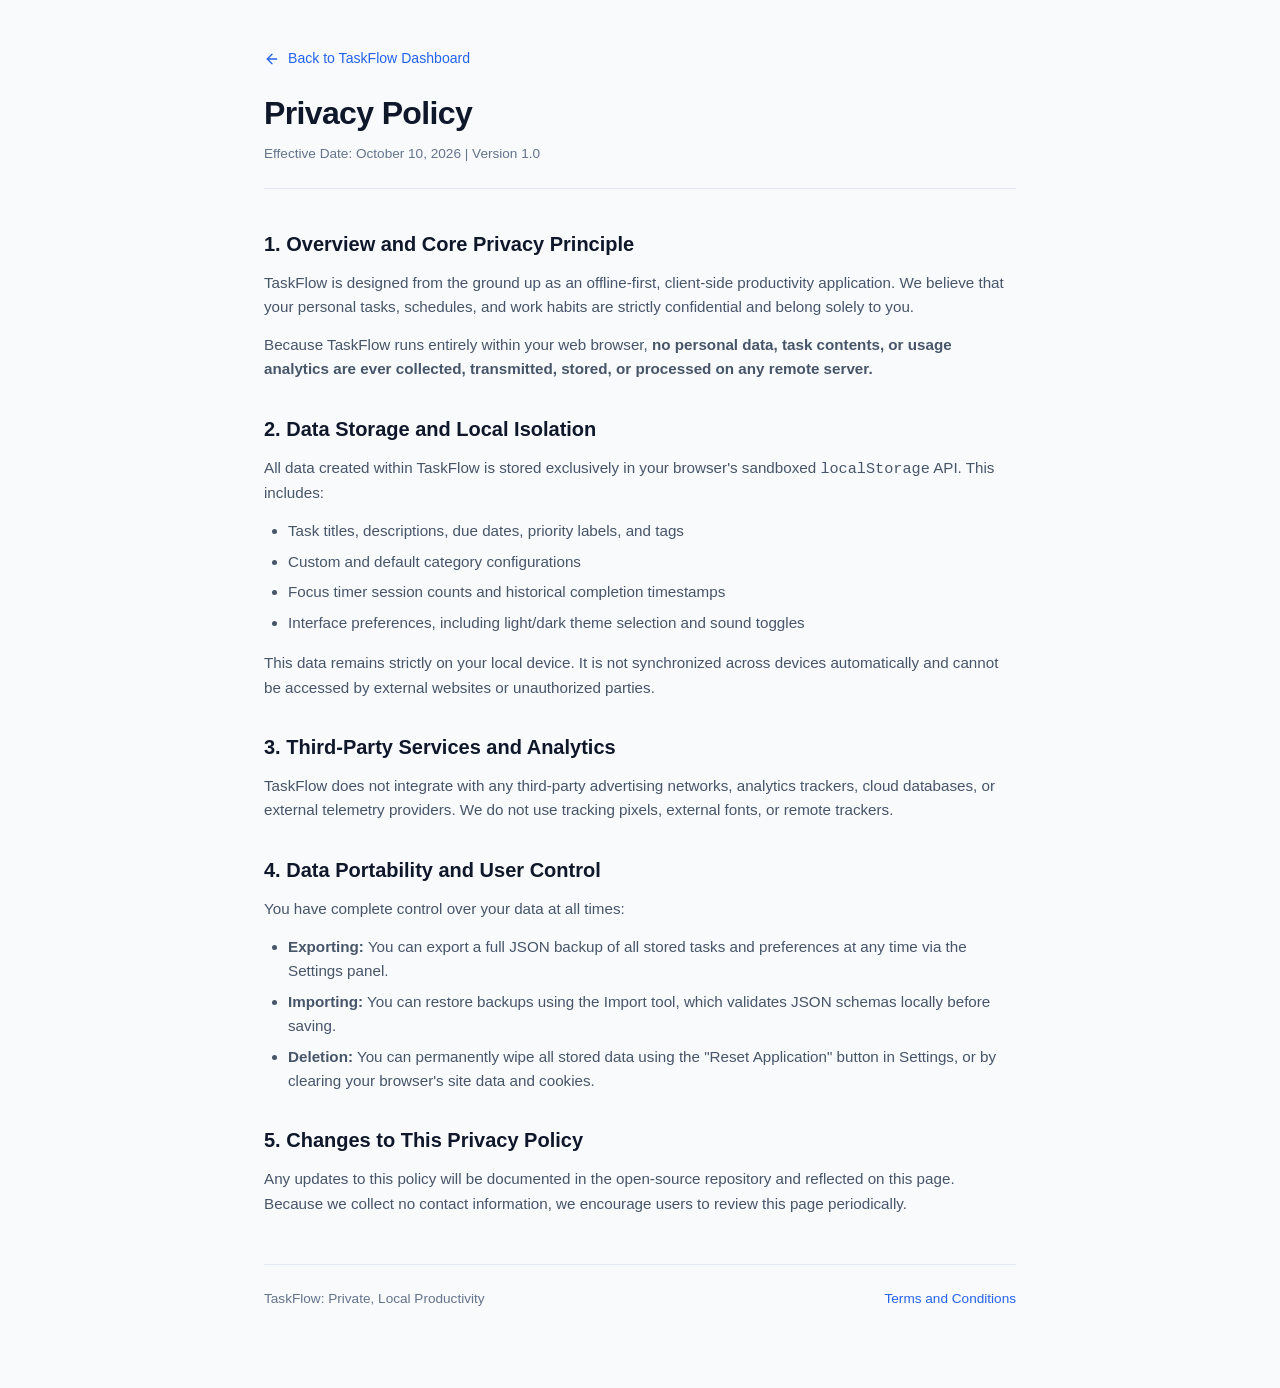
<file: privacy.html>
<!DOCTYPE html>
<html lang="en" data-theme="light">
<head>
  <meta charset="UTF-8">
  <meta name="viewport" content="width=device-width, initial-scale=1.0">
  <meta name="description" content="Privacy Policy for TaskFlow - 100% Client-Side, Zero Tracking, Private Local Storage.">
  <title>Privacy Policy - TaskFlow</title>
  <link rel="icon" type="image/svg+xml" href="favicon.svg">
  <link rel="stylesheet" href="styles.css">
  <script>
    (function() {
      try {
        const savedTheme = localStorage.getItem('taskflow_theme');
        if (savedTheme === 'dark' || (!savedTheme && window.matchMedia('(prefers-color-scheme: dark)').matches)) {
          document.documentElement.setAttribute('data-theme', 'dark');
        } else {
          document.documentElement.setAttribute('data-theme', 'light');
        }
      } catch (e) {}
    })();
  </script>
  <style>
    .legal-container {
      max-width: 800px;
      margin: 0 auto;
      padding: 3rem 1.5rem 5rem 1.5rem;
    }
    .legal-header {
      margin-bottom: 2.5rem;
      border-bottom: 1px solid var(--border-subtle);
      padding-bottom: 1.5rem;
    }
    .legal-back-link {
      display: inline-flex;
      align-items: center;
      gap: 0.5rem;
      font-size: 0.88rem;
      color: var(--accent-primary);
      margin-bottom: 1.25rem;
      font-weight: 500;
    }
    .legal-back-link:hover {
      text-decoration: underline;
    }
    .legal-title {
      font-size: 2rem;
      font-weight: 700;
      color: var(--text-primary);
      letter-spacing: -0.02em;
    }
    .legal-meta {
      font-size: 0.85rem;
      color: var(--text-muted);
      margin-top: 0.4rem;
    }
    .legal-section {
      margin-bottom: 2rem;
    }
    .legal-section h2 {
      font-size: 1.25rem;
      font-weight: 600;
      color: var(--text-primary);
      margin-bottom: 0.75rem;
    }
    .legal-section p {
      font-size: 0.95rem;
      color: var(--text-secondary);
      line-height: 1.6;
      margin-bottom: 0.85rem;
    }
    .legal-section ul {
      list-style-type: disc;
      padding-left: 1.5rem;
      margin-bottom: 1rem;
    }
    .legal-section li {
      font-size: 0.95rem;
      color: var(--text-secondary);
      line-height: 1.6;
      margin-bottom: 0.4rem;
    }
    .legal-footer {
      margin-top: 3rem;
      padding-top: 1.5rem;
      border-top: 1px solid var(--border-subtle);
      font-size: 0.85rem;
      color: var(--text-muted);
      display: flex;
      justify-content: space-between;
      align-items: center;
      flex-wrap: wrap;
      gap: 1rem;
    }
  </style>
</head>
<body style="overflow-y: auto;">
  <main class="legal-container">
    <div class="legal-header">
      <a href="index.html" class="legal-back-link">
        <svg width="16" height="16" viewBox="0 0 24 24" fill="none" stroke="currentColor" stroke-width="2" stroke-linecap="round" stroke-linejoin="round">
          <line x1="19" y1="12" x2="5" y2="12"></line>
          <polyline points="12 19 5 12 12 5"></polyline>
        </svg>
        Back to TaskFlow Dashboard
      </a>
      <h1 class="legal-title">Privacy Policy</h1>
      <p class="legal-meta">Effective Date: October 10, 2026 | Version 1.0</p>
    </div>

    <section class="legal-section">
      <h2>1. Overview and Core Privacy Principle</h2>
      <p>TaskFlow is designed from the ground up as an offline-first, client-side productivity application. We believe that your personal tasks, schedules, and work habits are strictly confidential and belong solely to you.</p>
      <p>Because TaskFlow runs entirely within your web browser, <strong>no personal data, task contents, or usage analytics are ever collected, transmitted, stored, or processed on any remote server.</strong></p>
    </section>

    <section class="legal-section">
      <h2>2. Data Storage and Local Isolation</h2>
      <p>All data created within TaskFlow is stored exclusively in your browser's sandboxed <code>localStorage</code> API. This includes:</p>
      <ul>
        <li>Task titles, descriptions, due dates, priority labels, and tags</li>
        <li>Custom and default category configurations</li>
        <li>Focus timer session counts and historical completion timestamps</li>
        <li>Interface preferences, including light/dark theme selection and sound toggles</li>
      </ul>
      <p>This data remains strictly on your local device. It is not synchronized across devices automatically and cannot be accessed by external websites or unauthorized parties.</p>
    </section>

    <section class="legal-section">
      <h2>3. Third-Party Services and Analytics</h2>
      <p>TaskFlow does not integrate with any third-party advertising networks, analytics trackers, cloud databases, or external telemetry providers. We do not use tracking pixels, external fonts, or remote trackers.</p>
    </section>

    <section class="legal-section">
      <h2>4. Data Portability and User Control</h2>
      <p>You have complete control over your data at all times:</p>
      <ul>
        <li><strong>Exporting:</strong> You can export a full JSON backup of all stored tasks and preferences at any time via the Settings panel.</li>
        <li><strong>Importing:</strong> You can restore backups using the Import tool, which validates JSON schemas locally before saving.</li>
        <li><strong>Deletion:</strong> You can permanently wipe all stored data using the "Reset Application" button in Settings, or by clearing your browser's site data and cookies.</li>
      </ul>
    </section>

    <section class="legal-section">
      <h2>5. Changes to This Privacy Policy</h2>
      <p>Any updates to this policy will be documented in the open-source repository and reflected on this page. Because we collect no contact information, we encourage users to review this page periodically.</p>
    </section>

    <footer class="legal-footer">
      <div>TaskFlow: Private, Local Productivity</div>
      <div><a href="terms.html" style="color: var(--accent-primary);">Terms and Conditions</a></div>
    </footer>
  </main>
</body>
</html>
</file>
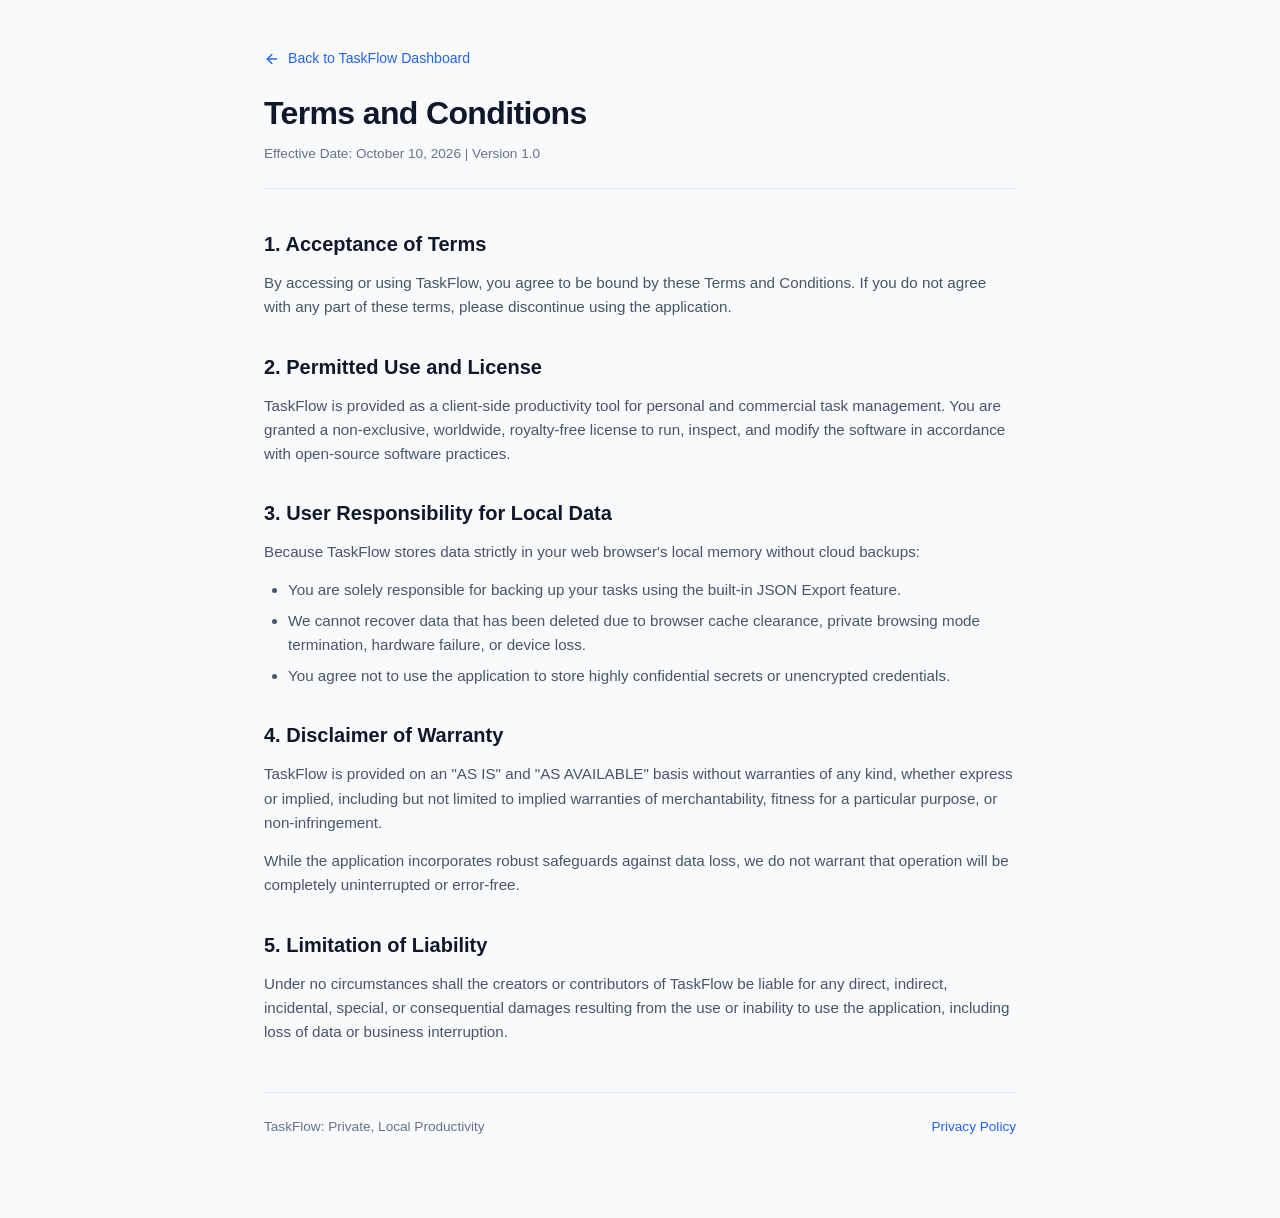
<file: terms.html>
<!DOCTYPE html>
<html lang="en" data-theme="light">
<head>
  <meta charset="UTF-8">
  <meta name="viewport" content="width=device-width, initial-scale=1.0">
  <meta name="description" content="Terms and Conditions for TaskFlow - Open-source, client-side productivity tool.">
  <title>Terms and Conditions - TaskFlow</title>
  <link rel="icon" type="image/svg+xml" href="favicon.svg">
  <link rel="stylesheet" href="styles.css">
  <script>
    (function() {
      try {
        const savedTheme = localStorage.getItem('taskflow_theme');
        if (savedTheme === 'dark' || (!savedTheme && window.matchMedia('(prefers-color-scheme: dark)').matches)) {
          document.documentElement.setAttribute('data-theme', 'dark');
        } else {
          document.documentElement.setAttribute('data-theme', 'light');
        }
      } catch (e) {}
    })();
  </script>
  <style>
    .legal-container {
      max-width: 800px;
      margin: 0 auto;
      padding: 3rem 1.5rem 5rem 1.5rem;
    }
    .legal-header {
      margin-bottom: 2.5rem;
      border-bottom: 1px solid var(--border-subtle);
      padding-bottom: 1.5rem;
    }
    .legal-back-link {
      display: inline-flex;
      align-items: center;
      gap: 0.5rem;
      font-size: 0.88rem;
      color: var(--accent-primary);
      margin-bottom: 1.25rem;
      font-weight: 500;
    }
    .legal-back-link:hover {
      text-decoration: underline;
    }
    .legal-title {
      font-size: 2rem;
      font-weight: 700;
      color: var(--text-primary);
      letter-spacing: -0.02em;
    }
    .legal-meta {
      font-size: 0.85rem;
      color: var(--text-muted);
      margin-top: 0.4rem;
    }
    .legal-section {
      margin-bottom: 2rem;
    }
    .legal-section h2 {
      font-size: 1.25rem;
      font-weight: 600;
      color: var(--text-primary);
      margin-bottom: 0.75rem;
    }
    .legal-section p {
      font-size: 0.95rem;
      color: var(--text-secondary);
      line-height: 1.6;
      margin-bottom: 0.85rem;
    }
    .legal-section ul {
      list-style-type: disc;
      padding-left: 1.5rem;
      margin-bottom: 1rem;
    }
    .legal-section li {
      font-size: 0.95rem;
      color: var(--text-secondary);
      line-height: 1.6;
      margin-bottom: 0.4rem;
    }
    .legal-footer {
      margin-top: 3rem;
      padding-top: 1.5rem;
      border-top: 1px solid var(--border-subtle);
      font-size: 0.85rem;
      color: var(--text-muted);
      display: flex;
      justify-content: space-between;
      align-items: center;
      flex-wrap: wrap;
      gap: 1rem;
    }
  </style>
</head>
<body style="overflow-y: auto;">
  <main class="legal-container">
    <div class="legal-header">
      <a href="index.html" class="legal-back-link">
        <svg width="16" height="16" viewBox="0 0 24 24" fill="none" stroke="currentColor" stroke-width="2" stroke-linecap="round" stroke-linejoin="round">
          <line x1="19" y1="12" x2="5" y2="12"></line>
          <polyline points="12 19 5 12 12 5"></polyline>
        </svg>
        Back to TaskFlow Dashboard
      </a>
      <h1 class="legal-title">Terms and Conditions</h1>
      <p class="legal-meta">Effective Date: October 10, 2026 | Version 1.0</p>
    </div>

    <section class="legal-section">
      <h2>1. Acceptance of Terms</h2>
      <p>By accessing or using TaskFlow, you agree to be bound by these Terms and Conditions. If you do not agree with any part of these terms, please discontinue using the application.</p>
    </section>

    <section class="legal-section">
      <h2>2. Permitted Use and License</h2>
      <p>TaskFlow is provided as a client-side productivity tool for personal and commercial task management. You are granted a non-exclusive, worldwide, royalty-free license to run, inspect, and modify the software in accordance with open-source software practices.</p>
    </section>

    <section class="legal-section">
      <h2>3. User Responsibility for Local Data</h2>
      <p>Because TaskFlow stores data strictly in your web browser's local memory without cloud backups:</p>
      <ul>
        <li>You are solely responsible for backing up your tasks using the built-in JSON Export feature.</li>
        <li>We cannot recover data that has been deleted due to browser cache clearance, private browsing mode termination, hardware failure, or device loss.</li>
        <li>You agree not to use the application to store highly confidential secrets or unencrypted credentials.</li>
      </ul>
    </section>

    <section class="legal-section">
      <h2>4. Disclaimer of Warranty</h2>
      <p>TaskFlow is provided on an "AS IS" and "AS AVAILABLE" basis without warranties of any kind, whether express or implied, including but not limited to implied warranties of merchantability, fitness for a particular purpose, or non-infringement.</p>
      <p>While the application incorporates robust safeguards against data loss, we do not warrant that operation will be completely uninterrupted or error-free.</p>
    </section>

    <section class="legal-section">
      <h2>5. Limitation of Liability</h2>
      <p>Under no circumstances shall the creators or contributors of TaskFlow be liable for any direct, indirect, incidental, special, or consequential damages resulting from the use or inability to use the application, including loss of data or business interruption.</p>
    </section>

    <footer class="legal-footer">
      <div>TaskFlow: Private, Local Productivity</div>
      <div><a href="privacy.html" style="color: var(--accent-primary);">Privacy Policy</a></div>
    </footer>
  </main>
</body>
</html>
</file>
<file: styles.css>
/* ==========================================================================
   TASKFLOW: CORE DESIGN SYSTEM & STYLESHEET
   Clean, minimalist, restrained blue accents, accessible contrast.
   ========================================================================== */

/* --------------------------------------------------------------------------
   1. CSS VARIABLES (DESIGN TOKENS)
   -------------------------------------------------------------------------- */
:root {
  /* Light Theme Palette */
  --bg-app: #f8fafc;
  --bg-sidebar: #ffffff;
  --bg-surface: #ffffff;
  --bg-surface-elevated: #ffffff;
  --bg-subtle: #f1f5f9;
  --bg-hover: #e2e8f0;
  --bg-active: #cbd5e1;

  --border-subtle: #e2e8f0;
  --border-strong: #cbd5e1;
  --border-focus: #2563eb;

  --text-primary: #0f172a;
  --text-secondary: #475569;
  --text-muted: #64748b;
  --text-inverse: #ffffff;

  /* Restrained Blue Accent */
  --accent-primary: #2563eb;
  --accent-hover: #1d4ed8;
  --accent-active: #1e40af;
  --accent-subtle: #eff6ff;
  --accent-text: #1d4ed8;

  /* Priority Tokens */
  --priority-high: #dc2626;
  --priority-high-bg: #fef2f2;
  --priority-high-border: #fecaca;
  --priority-high-text: #b91c1c;

  --priority-medium: #d97706;
  --priority-medium-bg: #fffbeb;
  --priority-medium-border: #fde68a;
  --priority-medium-text: #b45309;

  --priority-low: #059669;
  --priority-low-bg: #f0fdf4;
  --priority-low-border: #bbf7d0;
  --priority-low-text: #047857;

  /* Semantic Feedback */
  --danger: #dc2626;
  --danger-hover: #b91c1c;
  --danger-bg: #fef2f2;
  --danger-border: #fecaca;

  --success: #16a34a;
  --success-bg: #f0fdf4;
  --success-border: #bbf7d0;

  --warning: #d97706;
  --warning-bg: #fffbeb;
  --warning-border: #fde68a;

  /* Layout Measurements */
  --sidebar-width: 260px;
  --header-height: 68px;
  --radius-sm: 6px;
  --radius-md: 8px;
  --radius-lg: 12px;
  --radius-xl: 16px;

  /* Subtle Shadows */
  --shadow-sm: 0 1px 2px 0 rgba(0, 0, 0, 0.05);
  --shadow-md: 0 4px 6px -1px rgba(0, 0, 0, 0.07), 0 2px 4px -2px rgba(0, 0, 0, 0.05);
  --shadow-lg: 0 10px 15px -3px rgba(0, 0, 0, 0.08), 0 4px 6px -4px rgba(0, 0, 0, 0.05);
  --shadow-modal: 0 20px 25px -5px rgba(0, 0, 0, 0.12), 0 8px 10px -6px rgba(0, 0, 0, 0.08);

  /* Transitions */
  --transition-fast: 150ms cubic-bezier(0.4, 0, 0.2, 1);
  --transition-normal: 200ms cubic-bezier(0.4, 0, 0.2, 1);
}

/* Dark Theme Palette */
[data-theme="dark"] {
  --bg-app: #0b0f19;
  --bg-sidebar: #111827;
  --bg-surface: #111827;
  --bg-surface-elevated: #1f2937;
  --bg-subtle: #1f2937;
  --bg-hover: #374151;
  --bg-active: #4b5563;

  --border-subtle: #1f2937;
  --border-strong: #374151;
  --border-focus: #3b82f6;

  --text-primary: #f8fafc;
  --text-secondary: #cbd5e1;
  --text-muted: #94a3b8;
  --text-inverse: #0b0f19;

  /* Restrained Blue Accent in Dark */
  --accent-primary: #3b82f6;
  --accent-hover: #60a5fa;
  --accent-active: #93c5fd;
  --accent-subtle: rgba(59, 130, 246, 0.15);
  --accent-text: #93c5fd;

  /* Priority Tokens in Dark */
  --priority-high: #f87171;
  --priority-high-bg: rgba(220, 38, 38, 0.15);
  --priority-high-border: rgba(239, 68, 68, 0.3);
  --priority-high-text: #fca5a5;

  --priority-medium: #fbbf24;
  --priority-medium-bg: rgba(217, 119, 6, 0.15);
  --priority-medium-border: rgba(245, 158, 11, 0.3);
  --priority-medium-text: #fde68a;

  --priority-low: #34d399;
  --priority-low-bg: rgba(5, 150, 105, 0.15);
  --priority-low-border: rgba(16, 185, 129, 0.3);
  --priority-low-text: #a7f3d0;

  --danger: #f87171;
  --danger-hover: #ef4444;
  --danger-bg: rgba(220, 38, 38, 0.15);
  --danger-border: rgba(239, 68, 68, 0.3);

  --success: #34d399;
  --success-bg: rgba(5, 150, 105, 0.15);
  --success-border: rgba(16, 185, 129, 0.3);

  --warning: #fbbf24;
  --warning-bg: rgba(217, 119, 6, 0.15);
  --warning-border: rgba(245, 158, 11, 0.3);

  --shadow-sm: 0 1px 2px 0 rgba(0, 0, 0, 0.4);
  --shadow-md: 0 4px 6px -1px rgba(0, 0, 0, 0.5), 0 2px 4px -2px rgba(0, 0, 0, 0.4);
  --shadow-lg: 0 10px 15px -3px rgba(0, 0, 0, 0.6), 0 4px 6px -4px rgba(0, 0, 0, 0.4);
  --shadow-modal: 0 20px 25px -5px rgba(0, 0, 0, 0.7), 0 8px 10px -6px rgba(0, 0, 0, 0.5);
}

/* --------------------------------------------------------------------------
   2. RESET & BASE
   -------------------------------------------------------------------------- */
*, *::before, *::after {
  box-sizing: border-box;
  margin: 0;
  padding: 0;
}

html, body {
  height: 100%;
}

body {
  font-family: -apple-system, BlinkMacSystemFont, "Segoe UI", Roboto, "Helvetica Neue", Arial, sans-serif;
  font-size: 14px;
  line-height: 1.5;
  color: var(--text-primary);
  background-color: var(--bg-app);
  -webkit-font-smoothing: antialiased;
  -moz-osx-font-smoothing: grayscale;
  overflow: hidden;
}

input, button, textarea, select {
  font: inherit;
  color: inherit;
}

button {
  background: none;
  border: none;
  cursor: pointer;
}

a {
  color: inherit;
  text-decoration: none;
}

ul, ol {
  list-style: none;
}

/* Accessible focus outline */
:focus-visible {
  outline: 2px solid var(--border-focus);
  outline-offset: 2px;
}

.sr-only {
  position: absolute;
  width: 1px;
  height: 1px;
  padding: 0;
  margin: -1px;
  overflow: hidden;
  clip: rect(0, 0, 0, 0);
  white-space: nowrap;
  border: 0;
}

/* --------------------------------------------------------------------------
   3. APP LAYOUT STRUCTURE
   -------------------------------------------------------------------------- */
.app-layout {
  display: flex;
  height: 100vh;
  width: 100vw;
  overflow: hidden;
  background-color: var(--bg-app);
}

/* --------------------------------------------------------------------------
   4. SIDEBAR STYLING
   -------------------------------------------------------------------------- */
.sidebar {
  width: var(--sidebar-width);
  min-width: var(--sidebar-width);
  height: 100vh;
  background-color: var(--bg-sidebar);
  border-right: 1px solid var(--border-subtle);
  display: flex;
  flex-direction: column;
  z-index: 100;
  transition: transform var(--transition-normal);
}

.sidebar-header {
  height: var(--header-height);
  padding: 0 1.25rem;
  display: flex;
  align-items: center;
  justify-content: space-between;
  border-bottom: 1px solid var(--border-subtle);
}

.brand-link {
  display: flex;
  align-items: center;
  gap: 0.75rem;
}

.brand-icon {
  width: 32px;
  height: 32px;
  background-color: var(--accent-primary);
  color: var(--text-inverse);
  border-radius: var(--radius-md);
  display: flex;
  align-items: center;
  justify-content: center;
}

.brand-icon svg {
  width: 18px;
  height: 18px;
}

.brand-info {
  display: flex;
  align-items: center;
  gap: 0.5rem;
}

.brand-name {
  font-size: 1.1rem;
  font-weight: 700;
  letter-spacing: -0.02em;
  color: var(--text-primary);
}

.brand-badge {
  font-size: 0.68rem;
  text-transform: uppercase;
  font-weight: 600;
  padding: 0.15rem 0.4rem;
  background-color: var(--bg-subtle);
  color: var(--text-muted);
  border-radius: var(--radius-sm);
  border: 1px solid var(--border-subtle);
}

.mobile-close-btn {
  display: none;
}

.sidebar-action {
  padding: 1rem 1rem 0.5rem 1rem;
}

.sidebar-nav {
  flex: 1;
  overflow-y: auto;
  padding: 0.5rem 0.75rem;
}

.sidebar-nav::-webkit-scrollbar {
  width: 4px;
}
.sidebar-nav::-webkit-scrollbar-thumb {
  background-color: var(--border-subtle);
  border-radius: 4px;
}

.nav-section-title {
  font-size: 0.72rem;
  text-transform: uppercase;
  font-weight: 700;
  letter-spacing: 0.06em;
  color: var(--text-muted);
  padding: 0.75rem 0.6rem 0.35rem 0.6rem;
}

.nav-section-header {
  display: flex;
  align-items: center;
  justify-content: space-between;
  padding-right: 0.5rem;
}

.nav-list {
  display: flex;
  flex-direction: column;
  gap: 2px;
}

.nav-item {
  width: 100%;
  display: flex;
  align-items: center;
  gap: 0.75rem;
  padding: 0.55rem 0.75rem;
  border-radius: var(--radius-md);
  color: var(--text-secondary);
  font-weight: 500;
  font-size: 0.9rem;
  text-align: left;
  transition: background-color var(--transition-fast), color var(--transition-fast);
  position: relative;
}

.nav-item svg {
  width: 17px;
  height: 17px;
  flex-shrink: 0;
  stroke-width: 2;
}

.nav-item:hover {
  background-color: var(--bg-subtle);
  color: var(--text-primary);
}

.nav-item.active {
  background-color: var(--accent-subtle);
  color: var(--accent-text);
  font-weight: 600;
}

.nav-item.active svg {
  stroke: var(--accent-primary);
}

.nav-label {
  flex: 1;
  white-space: nowrap;
  overflow: hidden;
  text-overflow: ellipsis;
}

.nav-badge {
  font-size: 0.72rem;
  font-weight: 600;
  padding: 0.1rem 0.45rem;
  border-radius: var(--radius-sm);
  background-color: var(--bg-subtle);
  color: var(--text-muted);
}

.nav-item.active .nav-badge {
  background-color: rgba(37, 99, 235, 0.15);
  color: var(--accent-text);
}

.nav-badge.danger-badge {
  background-color: var(--priority-high-bg);
  color: var(--priority-high-text);
  font-weight: 700;
}

.category-dot {
  width: 8px;
  height: 8px;
  border-radius: 50%;
  flex-shrink: 0;
  background-color: currentColor;
}

.timer-indicator-dot {
  width: 7px;
  height: 7px;
  border-radius: 50%;
  background-color: var(--success);
  display: none;
}
.timer-indicator-dot.active {
  display: inline-block;
  animation: pulse-dot 1.5s infinite;
}

@keyframes pulse-dot {
  0% { transform: scale(1); opacity: 1; }
  50% { transform: scale(1.4); opacity: 0.6; }
  100% { transform: scale(1); opacity: 1; }
}

.sidebar-footer {
  padding: 0.75rem;
  border-top: 1px solid var(--border-subtle);
  display: flex;
  align-items: center;
  justify-content: space-between;
  gap: 0.5rem;
  background-color: var(--bg-sidebar);
}

.sidebar-legal-bar {
  padding: 0.25rem 0.75rem 0.65rem 0.75rem;
  display: flex;
  align-items: center;
  justify-content: center;
  gap: 0.5rem;
  font-size: 0.75rem;
  background-color: var(--bg-sidebar);
}

.sidebar-legal-link {
  color: var(--text-muted);
  transition: color var(--transition-fast);
}

.sidebar-legal-link:hover {
  color: var(--text-primary);
  text-decoration: underline;
}

.sidebar-legal-sep {
  color: var(--border-strong);
  font-size: 0.65rem;
}

.footer-btn {
  flex: 1;
  display: flex;
  align-items: center;
  justify-content: center;
  gap: 0.4rem;
  padding: 0.45rem 0.6rem;
  border-radius: var(--radius-md);
  font-size: 0.82rem;
  color: var(--text-secondary);
  border: 1px solid var(--border-subtle);
  transition: all var(--transition-fast);
}

.footer-btn:hover {
  background-color: var(--bg-subtle);
  color: var(--text-primary);
  border-color: var(--border-strong);
}

.footer-btn svg {
  width: 15px;
  height: 15px;
}

.theme-icon {
  display: inline-flex;
}
[data-theme="dark"] .light-icon {
  display: none;
}
[data-theme="light"] .dark-icon {
  display: none;
}

.shortcut-tag {
  display: inline-block;
  padding: 0.1rem 0.35rem;
  font-size: 0.68rem;
  font-weight: 700;
  font-family: inherit;
  background-color: var(--bg-subtle);
  color: var(--text-muted);
  border-radius: var(--radius-sm);
  border: 1px solid var(--border-subtle);
}

/* --------------------------------------------------------------------------
   5. MAIN CONTENT & HEADER
   -------------------------------------------------------------------------- */
.main-content {
  flex: 1;
  height: 100vh;
  display: flex;
  flex-direction: column;
  overflow: hidden;
  background-color: var(--bg-app);
}

.app-header {
  height: var(--header-height);
  padding: 0 2rem;
  background-color: var(--bg-surface);
  border-bottom: 1px solid var(--border-subtle);
  display: flex;
  align-items: center;
  justify-content: space-between;
  gap: 1.5rem;
  flex-shrink: 0;
}

.header-left {
  display: flex;
  align-items: center;
  gap: 1rem;
}

.mobile-menu-btn {
  display: none;
}

.header-titles {
  display: flex;
  flex-direction: column;
}

.page-title {
  font-size: 1.25rem;
  font-weight: 700;
  letter-spacing: -0.02em;
  color: var(--text-primary);
  line-height: 1.2;
}

.page-subtitle {
  font-size: 0.8rem;
  color: var(--text-muted);
  margin-top: 2px;
}

.header-right {
  display: flex;
  align-items: center;
  gap: 0.85rem;
}

.search-box {
  position: relative;
  display: flex;
  align-items: center;
  width: 320px;
}

.search-icon {
  position: absolute;
  left: 0.75rem;
  width: 16px;
  height: 16px;
  color: var(--text-muted);
  pointer-events: none;
}

.search-input {
  width: 100%;
  height: 38px;
  padding: 0 4.2rem 0 2.25rem;
  border-radius: var(--radius-md);
  border: 1px solid var(--border-subtle);
  background-color: var(--bg-subtle);
  color: var(--text-primary);
  font-size: 0.88rem;
  transition: all var(--transition-fast);
}

.search-input:focus {
  outline: none;
  background-color: var(--bg-surface);
  border-color: var(--border-focus);
  box-shadow: 0 0 0 3px rgba(37, 99, 235, 0.12);
}

.search-shortcut {
  position: absolute;
  right: 0.75rem;
  font-size: 0.7rem;
  font-weight: 600;
  padding: 0.1rem 0.4rem;
  background-color: var(--bg-surface);
  border: 1px solid var(--border-subtle);
  border-radius: var(--radius-sm);
  color: var(--text-muted);
  pointer-events: none;
}

.search-clear-btn {
  position: absolute;
  right: 0.6rem;
  width: 22px;
  height: 22px;
  border-radius: 50%;
  display: flex;
  align-items: center;
  justify-content: center;
  color: var(--text-muted);
}
.search-clear-btn:hover {
  color: var(--text-primary);
  background-color: var(--bg-hover);
}
.search-clear-btn svg {
  width: 14px;
  height: 14px;
}

.header-add-btn {
  display: inline-flex;
}

.content-body {
  flex: 1;
  overflow-y: auto;
  padding: 1.75rem 2rem 3rem 2rem;
}

.content-body::-webkit-scrollbar {
  width: 6px;
}
.content-body::-webkit-scrollbar-thumb {
  background-color: var(--border-subtle);
  border-radius: 6px;
}

/* --------------------------------------------------------------------------
   6. VIEW PANELS
   -------------------------------------------------------------------------- */
.view-panel {
  display: none;
  animation: fadeIn var(--transition-fast);
}

.view-panel.active {
  display: block;
}

@keyframes fadeIn {
  from { opacity: 0; transform: translateY(4px); }
  to { opacity: 1; transform: translateY(0); }
}

/* --------------------------------------------------------------------------
   7. BUTTONS & UI CONTROLS
   -------------------------------------------------------------------------- */
.btn {
  display: inline-flex;
  align-items: center;
  justify-content: center;
  gap: 0.5rem;
  height: 38px;
  padding: 0 1rem;
  border-radius: var(--radius-md);
  font-size: 0.88rem;
  font-weight: 500;
  transition: transform 120ms cubic-bezier(0.2, 0.8, 0.2, 1), box-shadow 120ms ease, background-color var(--transition-fast);
  white-space: nowrap;
  transform: translateZ(0);
}

.btn svg {
  width: 16px;
  height: 16px;
}

.btn-sm {
  height: 32px;
  padding: 0 0.75rem;
  font-size: 0.8rem;
}

.btn-large {
  height: 44px;
  padding: 0 1.5rem;
  font-size: 0.95rem;
  font-weight: 600;
}

.btn-block {
  width: 100%;
}

.btn-primary {
  background-color: var(--accent-primary);
  color: var(--text-inverse);
  box-shadow: 0 3px 0 var(--accent-active), 0 5px 12px rgba(37, 99, 235, 0.22);
}

.btn-primary:hover {
  background-color: var(--accent-hover);
  transform: translateY(-1px);
  box-shadow: 0 4px 0 var(--accent-active), 0 7px 16px rgba(37, 99, 235, 0.28);
}

.btn-primary:active {
  background-color: var(--accent-active);
  transform: translateY(2px);
  box-shadow: 0 1px 0 var(--accent-active), 0 2px 4px rgba(37, 99, 235, 0.2);
}

.btn-primary .shortcut-tag {
  background-color: rgba(255, 255, 255, 0.2);
  color: #ffffff;
  border-color: rgba(255, 255, 255, 0.3);
  margin-left: auto;
}

.btn-secondary {
  background-color: var(--bg-surface);
  color: var(--text-primary);
  border: 1px solid var(--border-subtle);
  box-shadow: 0 2px 0 var(--border-strong), 0 3px 6px rgba(0, 0, 0, 0.04);
}

.btn-secondary:hover {
  background-color: var(--bg-subtle);
  border-color: var(--border-strong);
  transform: translateY(-1px);
  box-shadow: 0 3px 0 var(--border-strong), 0 5px 10px rgba(0, 0, 0, 0.06);
}

.btn-secondary:active {
  transform: translateY(2px);
  box-shadow: 0 0 0 var(--border-strong), 0 1px 2px rgba(0, 0, 0, 0.04);
}

.btn-ghost {
  background-color: transparent;
  color: var(--text-secondary);
}

.btn-ghost:hover {
  background-color: var(--bg-subtle);
  color: var(--text-primary);
}

.btn-danger {
  background-color: var(--danger);
  color: var(--text-inverse);
}
.btn-danger:hover {
  background-color: var(--danger-hover);
}

.btn-danger-outline {
  background-color: transparent;
  color: var(--danger);
  border: 1px solid var(--danger-border);
}
.btn-danger-outline:hover {
  background-color: var(--danger-bg);
}

.text-danger {
  color: var(--danger) !important;
}

.icon-button {
  width: 34px;
  height: 34px;
  display: flex;
  align-items: center;
  justify-content: center;
  border-radius: var(--radius-md);
  color: var(--text-secondary);
  transition: all var(--transition-fast);
  cursor: pointer;
  flex-shrink: 0;
}

.icon-button svg {
  width: 18px;
  height: 18px;
  flex-shrink: 0;
  pointer-events: none;
}

.icon-button:hover {
  background-color: var(--bg-subtle);
  color: var(--text-primary);
}

.icon-button-subtle {
  width: 28px;
  height: 28px;
  display: flex;
  align-items: center;
  justify-content: center;
  border-radius: var(--radius-sm);
  color: var(--text-muted);
  transition: all var(--transition-fast);
  cursor: pointer;
  flex-shrink: 0;
}

.icon-button-subtle svg {
  width: 15px;
  height: 15px;
  flex-shrink: 0;
  pointer-events: none;
}

.icon-button-subtle:hover {
  background-color: var(--bg-hover);
  color: var(--text-primary);
}

/* Ensure all icon SVG clicks pass through cleanly to parent interactive button */
.btn svg,
.footer-btn svg,
.task-checkbox-btn svg,
.search-clear-btn svg,
.toast-close-btn svg,
.nav-item svg {
  pointer-events: none;
}

.text-button {
  font-size: 0.82rem;
  font-weight: 500;
  color: var(--accent-primary);
  padding: 0.25rem 0.5rem;
  border-radius: var(--radius-sm);
}

.text-button:hover {
  background-color: var(--accent-subtle);
}

/* --------------------------------------------------------------------------
   8. DASHBOARD OVERVIEW & CARDS
   -------------------------------------------------------------------------- */
.stats-grid {
  display: grid;
  grid-template-columns: repeat(4, 1fr);
  gap: 1.25rem;
  margin-bottom: 1.5rem;
}

.stat-card {
  background-color: var(--bg-surface);
  border: 1px solid var(--border-subtle);
  border-radius: var(--radius-lg);
  padding: 1.25rem;
  display: flex;
  align-items: center;
  gap: 1rem;
  box-shadow: 0 2px 4px rgba(0, 0, 0, 0.03), 0 8px 16px -4px rgba(0, 0, 0, 0.05), inset 0 1px 0 rgba(255, 255, 255, 0.7);
  transform-style: preserve-3d;
  transition: transform 220ms cubic-bezier(0.2, 0.8, 0.2, 1), box-shadow 220ms ease;
  will-change: transform;
  cursor: pointer;
}

.stat-card:hover {
  transform: translateY(-3px) translateZ(10px);
  box-shadow: 0 6px 14px rgba(0, 0, 0, 0.06), 0 16px 28px -6px rgba(0, 0, 0, 0.1), inset 0 1px 0 rgba(255, 255, 255, 0.9);
}

.stat-card:active {
  transform: translateY(0px) translateZ(4px);
}

.stat-icon-wrapper {
  width: 44px;
  height: 44px;
  border-radius: var(--radius-md);
  display: flex;
  align-items: center;
  justify-content: center;
  flex-shrink: 0;
}

.stat-icon-wrapper svg {
  width: 22px;
  height: 22px;
}

.stat-icon-wrapper.blue {
  background-color: var(--accent-subtle);
  color: var(--accent-primary);
}
.stat-icon-wrapper.green {
  background-color: var(--success-bg);
  color: var(--success);
}
.stat-icon-wrapper.amber {
  background-color: var(--warning-bg);
  color: var(--warning);
}
.stat-icon-wrapper.red {
  background-color: var(--priority-high-bg);
  color: var(--priority-high);
}

.stat-content {
  display: flex;
  flex-direction: column;
}

.stat-label {
  font-size: 0.8rem;
  font-weight: 500;
  color: var(--text-muted);
}

.stat-value {
  font-size: 1.5rem;
  font-weight: 700;
  letter-spacing: -0.02em;
  color: var(--text-primary);
}

/* Productivity Banner */
.dashboard-banner {
  background-color: var(--bg-surface);
  border: 1px solid var(--border-subtle);
  border-radius: var(--radius-lg);
  padding: 1.5rem;
  margin-bottom: 1.5rem;
  display: flex;
  align-items: center;
  justify-content: space-between;
  gap: 2rem;
  box-shadow: var(--shadow-sm);
}

.banner-info {
  flex: 1;
}

.banner-title-row {
  display: flex;
  align-items: center;
  gap: 0.75rem;
  margin-bottom: 0.4rem;
}

.banner-title {
  font-size: 1.1rem;
  font-weight: 600;
  color: var(--text-primary);
}

.progress-percentage-badge {
  font-size: 0.82rem;
  font-weight: 700;
  padding: 0.15rem 0.5rem;
  border-radius: var(--radius-sm);
  background-color: var(--accent-subtle);
  color: var(--accent-text);
}

.banner-subtitle {
  font-size: 0.86rem;
  color: var(--text-muted);
  margin-bottom: 0.85rem;
}

.progress-track {
  width: 100%;
  height: 8px;
  background-color: var(--bg-subtle);
  border-radius: var(--radius-sm);
  overflow: hidden;
}

.progress-fill {
  height: 100%;
  background-color: var(--accent-primary);
  border-radius: var(--radius-sm);
  transition: width 300ms ease;
}

.banner-meta {
  display: flex;
  gap: 1.5rem;
  border-left: 1px solid var(--border-subtle);
  padding-left: 1.5rem;
}

.meta-item {
  display: flex;
  flex-direction: column;
}

.meta-label {
  font-size: 0.75rem;
  color: var(--text-muted);
  white-space: nowrap;
}

.meta-value {
  font-size: 1.25rem;
  font-weight: 700;
  color: var(--text-primary);
}

/* Dashboard Columns */
.dashboard-sections {
  display: grid;
  grid-template-columns: 1fr 1fr;
  gap: 1.5rem;
}

.card-panel {
  background-color: var(--bg-surface);
  border: 1px solid var(--border-subtle);
  border-radius: var(--radius-lg);
  padding: 1.25rem;
  box-shadow: var(--shadow-sm);
}

.card-panel-header {
  display: flex;
  align-items: center;
  justify-content: space-between;
  margin-bottom: 1rem;
  padding-bottom: 0.75rem;
  border-bottom: 1px solid var(--border-subtle);
}

.card-panel-title-group {
  display: flex;
  align-items: center;
  gap: 0.6rem;
}

.card-panel-title {
  font-size: 1rem;
  font-weight: 600;
  color: var(--text-primary);
}

.card-panel-subtitle {
  font-size: 0.8rem;
  color: var(--text-muted);
  margin-top: 2px;
}

.badge-pill {
  font-size: 0.72rem;
  font-weight: 600;
  padding: 0.15rem 0.5rem;
  border-radius: var(--radius-sm);
  background-color: var(--bg-subtle);
  color: var(--text-secondary);
}

.dash-task-list {
  display: flex;
  flex-direction: column;
  gap: 0.6rem;
}

.dash-empty-notice {
  padding: 1.5rem;
  text-align: center;
  color: var(--text-muted);
  font-size: 0.86rem;
}

/* --------------------------------------------------------------------------
   9. TASK LIST & TOOLBAR
   -------------------------------------------------------------------------- */
.tasks-toolbar {
  display: flex;
  align-items: center;
  justify-content: space-between;
  gap: 1rem;
  margin-bottom: 1.25rem;
  flex-wrap: wrap;
}

.toolbar-left, .toolbar-right {
  display: flex;
  align-items: center;
  gap: 0.75rem;
}

.select-wrapper {
  position: relative;
}

.form-select {
  height: 36px;
  padding: 0 2rem 0 0.85rem;
  background-color: var(--bg-surface);
  border: 1px solid var(--border-subtle);
  border-radius: var(--radius-md);
  color: var(--text-primary);
  font-size: 0.86rem;
  appearance: none;
  background-image: url("data:image/svg2+xml,%3Csvg xmlns='http://www.w3.org/2000/svg' width='16' height='16' viewBox='0 0 24 24' fill='none' stroke='%2364748b' stroke-width='2' stroke-linecap='round' stroke-linejoin='round'%3E%3Cpolyline points='6 9 12 15 18 9'%3E%3C/polyline%3E%3C/svg%3E");
  background-repeat: no-repeat;
  background-position: right 0.65rem center;
  background-size: 14px;
  cursor: pointer;
}

.form-select:focus {
  outline: none;
  border-color: var(--border-focus);
}

.filter-status-banner {
  background-color: var(--accent-subtle);
  color: var(--accent-text);
  border: 1px solid rgba(37, 99, 235, 0.2);
  border-radius: var(--radius-md);
  padding: 0.5rem 0.85rem;
  margin-bottom: 1rem;
  display: flex;
  align-items: center;
  justify-content: space-between;
  font-size: 0.86rem;
}

.task-list {
  display: flex;
  flex-direction: column;
  gap: 0.6rem;
}

/* Task Item Card */
.task-item {
  background-color: var(--bg-surface);
  border: 1px solid var(--border-subtle);
  border-radius: var(--radius-md);
  padding: 0.85rem 1rem;
  display: flex;
  align-items: flex-start;
  gap: 0.85rem;
  transform-style: preserve-3d;
  transition: transform 200ms cubic-bezier(0.2, 0.8, 0.2, 1), box-shadow 200ms ease, border-color var(--transition-fast);
  position: relative;
  box-shadow: 0 1px 3px rgba(0, 0, 0, 0.04), 0 4px 8px -2px rgba(0, 0, 0, 0.04);
  will-change: transform;
}

.task-item:hover {
  border-color: var(--border-strong);
  transform: translateY(-2px) translateZ(8px);
  box-shadow: 0 4px 10px rgba(0, 0, 0, 0.06), 0 12px 20px -4px rgba(0, 0, 0, 0.08);
}

.task-item.is-completed {
  opacity: 0.72;
  background-color: var(--bg-subtle);
}

/* Priority Left Accent Strip */
.task-item.priority-high {
  border-left: 3px solid var(--priority-high);
}
.task-item.priority-medium {
  border-left: 3px solid var(--priority-medium);
}
.task-item.priority-low {
  border-left: 3px solid var(--priority-low);
}

/* Custom Checkbox */
.task-checkbox-btn {
  margin-top: 2px;
  width: 22px;
  height: 22px;
  border-radius: var(--radius-sm);
  border: 2px solid var(--border-strong);
  display: flex;
  align-items: center;
  justify-content: center;
  flex-shrink: 0;
  transition: all var(--transition-fast);
  color: transparent;
  background-color: transparent;
  cursor: pointer;
  position: relative;
  z-index: 5;
  transform: translateZ(10px);
}

.task-checkbox-btn:hover {
  border-color: var(--accent-primary);
  transform: translateZ(10px) scale(1.08);
}

.task-item.is-completed .task-checkbox-btn {
  background-color: var(--accent-primary);
  border-color: var(--accent-primary);
  color: #ffffff;
}

.task-checkbox-btn svg {
  width: 13px;
  height: 13px;
}

/* Task Content Body */
.task-main {
  flex: 1;
  min-width: 0;
  cursor: pointer;
}

.task-header-row {
  display: flex;
  align-items: baseline;
  gap: 0.5rem;
}

.task-title {
  font-size: 0.94rem;
  font-weight: 500;
  color: var(--text-primary);
  word-break: break-word;
  line-height: 1.4;
}

.task-item.is-completed .task-title {
  text-decoration: line-through;
  color: var(--text-muted);
}

.task-desc-preview {
  font-size: 0.82rem;
  color: var(--text-muted);
  margin-top: 0.25rem;
  display: -webkit-box;
  -webkit-line-clamp: 2;
  -webkit-box-orient: vertical;
  overflow: hidden;
  text-overflow: ellipsis;
}

/* Task Meta Badges */
.task-meta-row {
  display: flex;
  align-items: center;
  gap: 0.5rem;
  margin-top: 0.5rem;
  flex-wrap: wrap;
}

.badge {
  display: inline-flex;
  align-items: center;
  gap: 0.35rem;
  padding: 0.15rem 0.5rem;
  border-radius: var(--radius-sm);
  font-size: 0.72rem;
  font-weight: 500;
  white-space: nowrap;
}

.badge svg {
  width: 12px;
  height: 12px;
}

.badge.priority-high {
  background-color: var(--priority-high-bg);
  color: var(--priority-high-text);
  border: 1px solid var(--priority-high-border);
}
.badge.priority-medium {
  background-color: var(--priority-medium-bg);
  color: var(--priority-medium-text);
  border: 1px solid var(--priority-medium-border);
}
.badge.priority-low {
  background-color: var(--priority-low-bg);
  color: var(--priority-low-text);
  border: 1px solid var(--priority-low-border);
}

.badge.category-badge {
  background-color: var(--bg-subtle);
  color: var(--text-secondary);
  border: 1px solid var(--border-subtle);
}

.badge.date-badge {
  background-color: var(--bg-subtle);
  color: var(--text-secondary);
  border: 1px solid var(--border-subtle);
}

.badge.date-badge.is-overdue {
  background-color: var(--priority-high-bg);
  color: var(--priority-high-text);
  border-color: var(--priority-high-border);
  font-weight: 600;
}

.badge.date-badge.is-today {
  background-color: var(--accent-subtle);
  color: var(--accent-text);
  border-color: rgba(37, 99, 235, 0.2);
  font-weight: 600;
}

.badge.tag-badge {
  background-color: var(--bg-subtle);
  color: var(--text-muted);
}

.badge.reminder-badge {
  background-color: var(--warning-bg);
  color: var(--warning);
  border: 1px solid var(--warning-border);
}

.badge.recurrence-badge {
  background-color: var(--accent-subtle);
  color: var(--accent-text);
  border: 1px solid rgba(37, 99, 235, 0.25);
  font-weight: 600;
}

/* Task Actions (Hover / Right) */
.task-actions {
  display: flex;
  align-items: center;
  gap: 0.35rem;
  margin-left: auto;
  opacity: 0.9;
  transition: opacity var(--transition-fast);
  position: relative;
  z-index: 5;
  transform: translateZ(10px);
}

.task-item:hover .task-actions {
  opacity: 1;
}

/* Empty State */
.empty-state {
  text-align: center;
  padding: 4rem 1.5rem;
  background-color: var(--bg-surface);
  border: 1px dashed var(--border-strong);
  border-radius: var(--radius-lg);
  margin-top: 1rem;
}

.empty-state-icon {
  width: 56px;
  height: 56px;
  border-radius: 50%;
  background-color: var(--bg-subtle);
  color: var(--text-muted);
  display: inline-flex;
  align-items: center;
  justify-content: center;
  margin-bottom: 1rem;
}

.empty-state-icon svg {
  width: 28px;
  height: 28px;
}

.empty-state-title {
  font-size: 1.1rem;
  font-weight: 600;
  color: var(--text-primary);
  margin-bottom: 0.35rem;
}

.empty-state-description {
  font-size: 0.86rem;
  color: var(--text-muted);
  max-width: 360px;
  margin: 0 auto 1.25rem auto;
}

/* --------------------------------------------------------------------------
   10. POMODORO FOCUS TIMER VIEW
   -------------------------------------------------------------------------- */
.timer-view-wrapper {
  max-width: 580px;
  margin: 0 auto;
  display: flex;
  flex-direction: column;
  align-items: center;
}

.timer-mode-tabs {
  display: flex;
  background-color: var(--bg-subtle);
  padding: 4px;
  border-radius: var(--radius-lg);
  border: 1px solid var(--border-subtle);
  margin-bottom: 1.5rem;
  width: 100%;
}

.timer-tab {
  flex: 1;
  padding: 0.55rem 0.75rem;
  font-size: 0.88rem;
  font-weight: 500;
  color: var(--text-secondary);
  border-radius: var(--radius-md);
  transition: all var(--transition-fast);
  text-align: center;
}

.timer-tab.active {
  background-color: var(--bg-surface);
  color: var(--text-primary);
  box-shadow: var(--shadow-sm);
  font-weight: 600;
}

.timer-task-selector {
  width: 100%;
  margin-bottom: 1.75rem;
  display: flex;
  flex-direction: column;
  gap: 0.35rem;
}

.timer-task-label {
  font-size: 0.8rem;
  font-weight: 500;
  color: var(--text-muted);
}

.timer-select {
  width: 100%;
}

.timer-clock-container {
  position: relative;
  width: 280px;
  height: 280px;
  margin-bottom: 2rem;
  display: flex;
  align-items: center;
  justify-content: center;
  transform: perspective(800px) rotateX(2deg);
  box-shadow: inset 0 2px 10px rgba(0, 0, 0, 0.05), 0 16px 36px -8px rgba(0, 0, 0, 0.09);
  border-radius: 50%;
  border: 4px solid var(--border-subtle);
  transition: transform 0.3s cubic-bezier(0.2, 0.8, 0.2, 1);
  cursor: pointer;
}

.timer-clock-container:hover {
  transform: perspective(800px) rotateX(0deg) translateY(-2px);
}

.timer-progress-ring {
  width: 100%;
  height: 100%;
  transform: rotate(-90deg);
}

.timer-ring-bg {
  fill: none;
  stroke: var(--bg-subtle);
  stroke-width: 10;
}

.timer-ring-progress {
  fill: none;
  stroke: var(--accent-primary);
  stroke-width: 10;
  stroke-linecap: round;
  stroke-dasharray: 779.11;
  stroke-dashoffset: 0;
  transition: stroke-dashoffset 300ms linear;
}

.timer-display-content {
  position: absolute;
  text-align: center;
  display: flex;
  flex-direction: column;
  align-items: center;
  padding: 0 1rem;
}

.timer-digits {
  font-size: 3.5rem;
  font-weight: 700;
  font-variant-numeric: tabular-nums;
  letter-spacing: -0.04em;
  color: var(--text-primary);
  line-height: 1;
}

.timer-status-label {
  font-size: 0.86rem;
  font-weight: 600;
  color: var(--text-muted);
  text-transform: uppercase;
  letter-spacing: 0.05em;
  margin-top: 0.5rem;
}

.timer-active-task-name {
  font-size: 0.8rem;
  color: var(--accent-text);
  max-width: 200px;
  white-space: nowrap;
  overflow: hidden;
  text-overflow: ellipsis;
  margin-top: 0.25rem;
}

.timer-actions {
  display: flex;
  align-items: center;
  gap: 1rem;
  margin-bottom: 2rem;
}

.timer-stats-card {
  width: 100%;
  background-color: var(--bg-surface);
  border: 1px solid var(--border-subtle);
  border-radius: var(--radius-lg);
  padding: 1.25rem;
  box-shadow: var(--shadow-sm);
  margin-bottom: 1rem;
}

.timer-stat-row {
  display: flex;
  align-items: center;
  justify-content: space-around;
  text-align: center;
}

.timer-stat-col {
  flex: 1;
}

.timer-stat-num {
  display: block;
  font-size: 1.4rem;
  font-weight: 700;
  color: var(--text-primary);
}

.timer-stat-title {
  font-size: 0.75rem;
  color: var(--text-muted);
}

.timer-stat-divider {
  width: 1px;
  height: 36px;
  background-color: var(--border-subtle);
}

.timer-disclaimer {
  display: flex;
  align-items: flex-start;
  gap: 0.5rem;
  font-size: 0.78rem;
  color: var(--text-muted);
  text-align: left;
  line-height: 1.4;
  padding: 0 0.5rem;
}

.timer-disclaimer svg {
  width: 15px;
  height: 15px;
  flex-shrink: 0;
  margin-top: 2px;
}

/* --------------------------------------------------------------------------
   11. INSIGHTS & ANALYTICS VIEW
   -------------------------------------------------------------------------- */
.insights-wrapper {
  display: flex;
  flex-direction: column;
  gap: 1.5rem;
}

.chart-container {
  padding-top: 1rem;
}

.chart-bars {
  display: flex;
  align-items: flex-end;
  justify-content: space-between;
  height: 180px;
  gap: 1rem;
  padding-bottom: 0.5rem;
  border-bottom: 1px solid var(--border-subtle);
}

.chart-bar-col {
  flex: 1;
  display: flex;
  flex-direction: column;
  align-items: center;
  height: 100%;
  justify-content: flex-end;
  gap: 0.4rem;
}

.chart-bar-wrapper {
  width: 100%;
  max-width: 44px;
  height: 130px;
  background-color: var(--bg-subtle);
  border-radius: var(--radius-sm);
  display: flex;
  align-items: flex-end;
  overflow: hidden;
}

.chart-bar-fill {
  width: 100%;
  background-color: var(--accent-primary);
  border-radius: var(--radius-sm);
  transition: height 400ms ease;
  min-height: 2px;
}

.chart-bar-val {
  font-size: 0.75rem;
  font-weight: 600;
  color: var(--text-secondary);
}

.chart-bar-label {
  font-size: 0.75rem;
  color: var(--text-muted);
  text-align: center;
}

/* Breakdown Lists */
.breakdown-list {
  display: flex;
  flex-direction: column;
  gap: 0.85rem;
}

.breakdown-row {
  display: flex;
  flex-direction: column;
  gap: 0.35rem;
}

.breakdown-header {
  display: flex;
  justify-content: space-between;
  font-size: 0.84rem;
}

.breakdown-label {
  font-weight: 500;
  color: var(--text-primary);
  display: flex;
  align-items: center;
  gap: 0.4rem;
}

.breakdown-count {
  color: var(--text-muted);
  font-variant-numeric: tabular-nums;
}

.breakdown-bar-track {
  width: 100%;
  height: 6px;
  background-color: var(--bg-subtle);
  border-radius: var(--radius-sm);
  overflow: hidden;
}

.breakdown-bar-fill {
  height: 100%;
  border-radius: var(--radius-sm);
  transition: width 300ms ease;
}

/* --------------------------------------------------------------------------
   12. SETTINGS & BACKUP VIEW
   -------------------------------------------------------------------------- */
.settings-wrapper {
  display: flex;
  flex-direction: column;
  gap: 1.5rem;
  max-width: 760px;
}

.settings-item-row {
  display: flex;
  align-items: center;
  justify-content: space-between;
  gap: 1.5rem;
  padding: 1.15rem 0;
  border-bottom: 1px solid var(--border-subtle);
}

.settings-item-row:last-child {
  border-bottom: none;
  padding-bottom: 0;
}

.settings-item-row.danger-row {
  padding-top: 1.5rem;
}

.settings-item-info {
  flex: 1;
}

.settings-item-title {
  font-size: 0.95rem;
  font-weight: 600;
  color: var(--text-primary);
  margin-bottom: 0.2rem;
}

.settings-item-desc {
  font-size: 0.82rem;
  color: var(--text-muted);
  line-height: 1.4;
}

.notice-box {
  display: flex;
  gap: 1rem;
  padding: 1rem;
  background-color: var(--bg-subtle);
  border-radius: var(--radius-md);
  border: 1px solid var(--border-subtle);
}

.notice-icon {
  color: var(--accent-primary);
  flex-shrink: 0;
  margin-top: 2px;
}

.notice-icon svg {
  width: 20px;
  height: 20px;
}

.notice-text {
  font-size: 0.82rem;
  color: var(--text-secondary);
  line-height: 1.5;
  display: flex;
  flex-direction: column;
  gap: 0.5rem;
}

.categories-manage-list {
  display: flex;
  flex-direction: column;
  gap: 0.5rem;
  margin-top: 0.75rem;
}

.category-manage-item {
  display: flex;
  align-items: center;
  justify-content: space-between;
  padding: 0.6rem 0.85rem;
  background-color: var(--bg-subtle);
  border-radius: var(--radius-md);
  border: 1px solid var(--border-subtle);
}

.cat-item-left {
  display: flex;
  align-items: center;
  gap: 0.6rem;
  font-weight: 500;
  font-size: 0.88rem;
}

/* --------------------------------------------------------------------------
   13. MODALS & DIALOGS
   -------------------------------------------------------------------------- */
.modal-backdrop {
  position: fixed;
  inset: 0;
  background-color: rgba(15, 23, 42, 0.6);
  backdrop-filter: blur(2px);
  z-index: 1000;
  display: none;
  align-items: center;
  justify-content: center;
  padding: 1.25rem;
}

.modal-backdrop.active {
  display: flex;
  animation: modalFadeIn var(--transition-fast);
}

#confirmModalBackdrop {
  z-index: 1200;
}

@keyframes modalFadeIn {
  from { opacity: 0; }
  to { opacity: 1; }
}

.modal-dialog {
  width: 100%;
  max-width: 520px;
  background-color: var(--bg-surface-elevated);
  border: 1px solid var(--border-subtle);
  border-radius: var(--radius-xl);
  box-shadow: var(--shadow-modal), 0 25px 50px -12px rgba(0, 0, 0, 0.2);
  overflow: hidden;
  display: flex;
  flex-direction: column;
  max-height: 90vh;
  transform-style: preserve-3d;
  animation: modalSlideUp3D var(--transition-normal);
}

.modal-dialog-sm {
  max-width: 420px;
}

.modal-dialog-wide {
  max-width: 600px;
}

@keyframes modalSlideUp3D {
  from { transform: perspective(1000px) translateZ(-40px) rotateX(4deg) translateY(16px); opacity: 0; }
  to { transform: perspective(1000px) translateZ(0) rotateX(0deg) translateY(0); opacity: 1; }
}

.modal-header {
  padding: 1.25rem 1.5rem;
  border-bottom: 1px solid var(--border-subtle);
  display: flex;
  align-items: center;
  justify-content: space-between;
}

.modal-title {
  font-size: 1.15rem;
  font-weight: 700;
  letter-spacing: -0.01em;
  color: var(--text-primary);
}

.modal-form {
  padding: 1.5rem;
  overflow-y: auto;
  display: flex;
  flex-direction: column;
  gap: 1.15rem;
}

.modal-body {
  padding: 1.5rem;
  overflow-y: auto;
}

.modal-footer {
  padding: 1rem 1.5rem;
  border-top: 1px solid var(--border-subtle);
  background-color: var(--bg-surface);
  display: flex;
  align-items: center;
  justify-content: flex-end;
  gap: 0.75rem;
}

/* Form Controls */
.form-group {
  display: flex;
  flex-direction: column;
  gap: 0.35rem;
}

.form-row {
  display: grid;
  grid-template-columns: 1fr 1fr;
  gap: 1rem;
}

.form-label {
  font-size: 0.82rem;
  font-weight: 600;
  color: var(--text-secondary);
}

.form-label-inline {
  font-size: 0.86rem;
  font-weight: 500;
  color: var(--text-primary);
  cursor: pointer;
}

.required-mark {
  color: var(--danger);
}

.form-input, .form-textarea {
  width: 100%;
  padding: 0.55rem 0.85rem;
  background-color: var(--bg-surface);
  border: 1px solid var(--border-subtle);
  border-radius: var(--radius-md);
  color: var(--text-primary);
  font-size: 0.88rem;
  transition: all var(--transition-fast);
}

.form-textarea {
  resize: vertical;
  min-height: 70px;
}

.form-input:focus, .form-textarea:focus {
  outline: none;
  border-color: var(--border-focus);
  box-shadow: 0 0 0 3px rgba(37, 99, 235, 0.12);
}

.form-hint {
  font-size: 0.75rem;
  color: var(--text-muted);
}

.form-error-msg {
  font-size: 0.75rem;
  color: var(--danger);
  font-weight: 500;
  min-height: 1rem;
}

.custom-checkbox {
  width: 17px;
  height: 17px;
  border-radius: var(--radius-sm);
  accent-color: var(--accent-primary);
  cursor: pointer;
}

.checkbox-label-wrapper {
  display: flex;
  align-items: center;
  gap: 0.5rem;
}

.reminder-inputs-row {
  margin-top: 0.5rem;
  display: flex;
  flex-direction: column;
  gap: 0.35rem;
}

/* Color Swatches for Custom Categories */
.color-swatch-picker {
  display: flex;
  gap: 0.6rem;
  margin-top: 0.25rem;
}

.swatch-btn {
  width: 28px;
  height: 28px;
  border-radius: 50%;
  background-color: var(--swatch-color);
  border: 2px solid transparent;
  transition: transform var(--transition-fast);
  cursor: pointer;
}

.swatch-btn:hover {
  transform: scale(1.15);
}

.swatch-btn.active {
  border-color: var(--text-primary);
  box-shadow: 0 0 0 2px var(--bg-surface);
  transform: scale(1.1);
}

/* Task Detail Specific Modal Styles */
.detail-header-tags {
  display: flex;
  align-items: center;
  gap: 0.5rem;
}

.detail-title {
  font-size: 1.3rem;
  font-weight: 700;
  letter-spacing: -0.02em;
  color: var(--text-primary);
  margin-bottom: 1rem;
  line-height: 1.3;
}

.detail-desc-box {
  background-color: var(--bg-subtle);
  border-radius: var(--radius-md);
  padding: 1rem;
  margin-bottom: 1.25rem;
}

.detail-desc-text {
  font-size: 0.88rem;
  color: var(--text-secondary);
  line-height: 1.6;
  white-space: pre-wrap;
}

.detail-meta-grid {
  display: grid;
  grid-template-columns: repeat(2, 1fr);
  gap: 1rem;
  padding: 1rem 0;
  border-top: 1px solid var(--border-subtle);
  border-bottom: 1px solid var(--border-subtle);
}

.detail-meta-item {
  display: flex;
  flex-direction: column;
  gap: 0.2rem;
}

.detail-meta-label {
  font-size: 0.75rem;
  text-transform: uppercase;
  font-weight: 600;
  letter-spacing: 0.05em;
  color: var(--text-muted);
}

.detail-meta-value {
  font-size: 0.88rem;
  font-weight: 500;
  color: var(--text-primary);
}

.detail-tags-section {
  margin-top: 1rem;
}

.tag-chips-list {
  display: flex;
  flex-wrap: wrap;
  gap: 0.4rem;
  margin-top: 0.4rem;
}

.detail-footer {
  justify-content: space-between;
}

.detail-footer-right {
  display: flex;
  gap: 0.75rem;
}

/* Shortcuts Cheat Sheet Table */
.shortcuts-table {
  display: flex;
  flex-direction: column;
  gap: 0.5rem;
}

.shortcut-row {
  display: flex;
  align-items: center;
  justify-content: space-between;
  padding: 0.55rem 0.75rem;
  background-color: var(--bg-subtle);
  border-radius: var(--radius-md);
}

.shortcut-desc {
  font-size: 0.86rem;
  color: var(--text-primary);
}

.shortcut-keys kbd {
  display: inline-block;
  padding: 0.2rem 0.45rem;
  font-size: 0.75rem;
  font-weight: 700;
  background-color: var(--bg-surface);
  border: 1px solid var(--border-subtle);
  border-radius: var(--radius-sm);
  box-shadow: var(--shadow-sm);
  color: var(--text-primary);
}

.confirm-message {
  font-size: 0.95rem;
  color: var(--text-secondary);
  line-height: 1.5;
}

/* --------------------------------------------------------------------------
   14. TOAST NOTIFICATIONS
   -------------------------------------------------------------------------- */
.toast-container {
  position: fixed;
  bottom: 1.5rem;
  right: 1.5rem;
  display: flex;
  flex-direction: column;
  gap: 0.6rem;
  z-index: 2000;
  pointer-events: none;
}

.toast {
  pointer-events: auto;
  background-color: var(--bg-surface-elevated);
  border: 1px solid var(--border-subtle);
  border-radius: var(--radius-md);
  padding: 0.75rem 1rem;
  box-shadow: var(--shadow-lg);
  display: flex;
  align-items: center;
  gap: 0.75rem;
  min-width: 280px;
  max-width: 400px;
  animation: toastSlideIn var(--transition-normal);
  transition: opacity var(--transition-fast), transform var(--transition-fast);
}

@keyframes toastSlideIn {
  from { transform: translateY(12px); opacity: 0; }
  to { transform: translateY(0); opacity: 1; }
}

.toast.toast-hiding {
  opacity: 0;
  transform: translateY(8px);
}

.toast-icon {
  width: 18px;
  height: 18px;
  flex-shrink: 0;
}

.toast.toast-success .toast-icon {
  color: var(--success);
}
.toast.toast-info .toast-icon {
  color: var(--accent-primary);
}
.toast.toast-warning .toast-icon {
  color: var(--warning);
}
.toast.toast-danger .toast-icon {
  color: var(--danger);
}

.toast-message {
  flex: 1;
  font-size: 0.85rem;
  font-weight: 500;
  color: var(--text-primary);
}

.toast-close-btn {
  color: var(--text-muted);
  cursor: pointer;
  padding: 2px;
}

.toast-close-btn:hover {
  color: var(--text-primary);
}

.toast-close-btn svg {
  width: 14px;
  height: 14px;
}

/* --------------------------------------------------------------------------
   15. RESPONSIVE DESIGN BREAKPOINTS
   -------------------------------------------------------------------------- */
@media (max-width: 1024px) {
  .stats-grid {
    grid-template-columns: repeat(2, 1fr);
  }

  .dashboard-sections {
    grid-template-columns: 1fr;
  }
}

@media (max-width: 768px) {
  .sidebar {
    position: fixed;
    top: 0;
    left: 0;
    bottom: 0;
    transform: translateX(-100%);
    box-shadow: var(--shadow-modal);
  }

  .sidebar.mobile-open {
    transform: translateX(0);
  }

  .sidebar-overlay {
    position: fixed;
    inset: 0;
    background-color: rgba(15, 23, 42, 0.5);
    z-index: 90;
    display: none;
  }

  .sidebar-overlay.active {
    display: block;
  }

  .mobile-close-btn {
    display: flex;
  }

  .mobile-menu-btn {
    display: flex;
  }

  .app-header {
    padding: 0 1rem;
  }

  .content-body {
    padding: 1rem 1rem 2rem 1rem;
  }

  .search-box {
    width: 200px;
  }

  .header-add-btn span {
    display: none;
  }
  .header-add-btn {
    padding: 0 0.6rem;
  }

  .stats-grid {
    grid-template-columns: 1fr 1fr;
    gap: 0.75rem;
  }

  .dashboard-banner {
    flex-direction: column;
    align-items: flex-start;
  }

  .banner-meta {
    border-left: none;
    padding-left: 0;
    border-top: 1px solid var(--border-subtle);
    padding-top: 1rem;
    width: 100%;
    justify-content: space-between;
  }

  .form-row {
    grid-template-columns: 1fr;
  }

  .detail-meta-grid {
    grid-template-columns: 1fr;
  }
}

@media (max-width: 480px) {
  .stats-grid {
    grid-template-columns: 1fr;
  }

  .search-box {
    display: none; /* Accessible in mobile via toolbar or view */
  }

  .tasks-toolbar {
    flex-direction: column;
    align-items: stretch;
  }

  .toolbar-left, .toolbar-right {
    flex-direction: column;
    align-items: stretch;
  }

  .select-wrapper {
    width: 100%;
  }

  .form-select {
    width: 100%;
  }
}

/* Accessibility: Reduced Motion */
@media (prefers-reduced-motion: reduce) {
  *, *::before, *::after {
    animation-duration: 0.01ms !important;
    animation-iteration-count: 1 !important;
    transition-duration: 0.01ms !important;
  }
}
</file>
